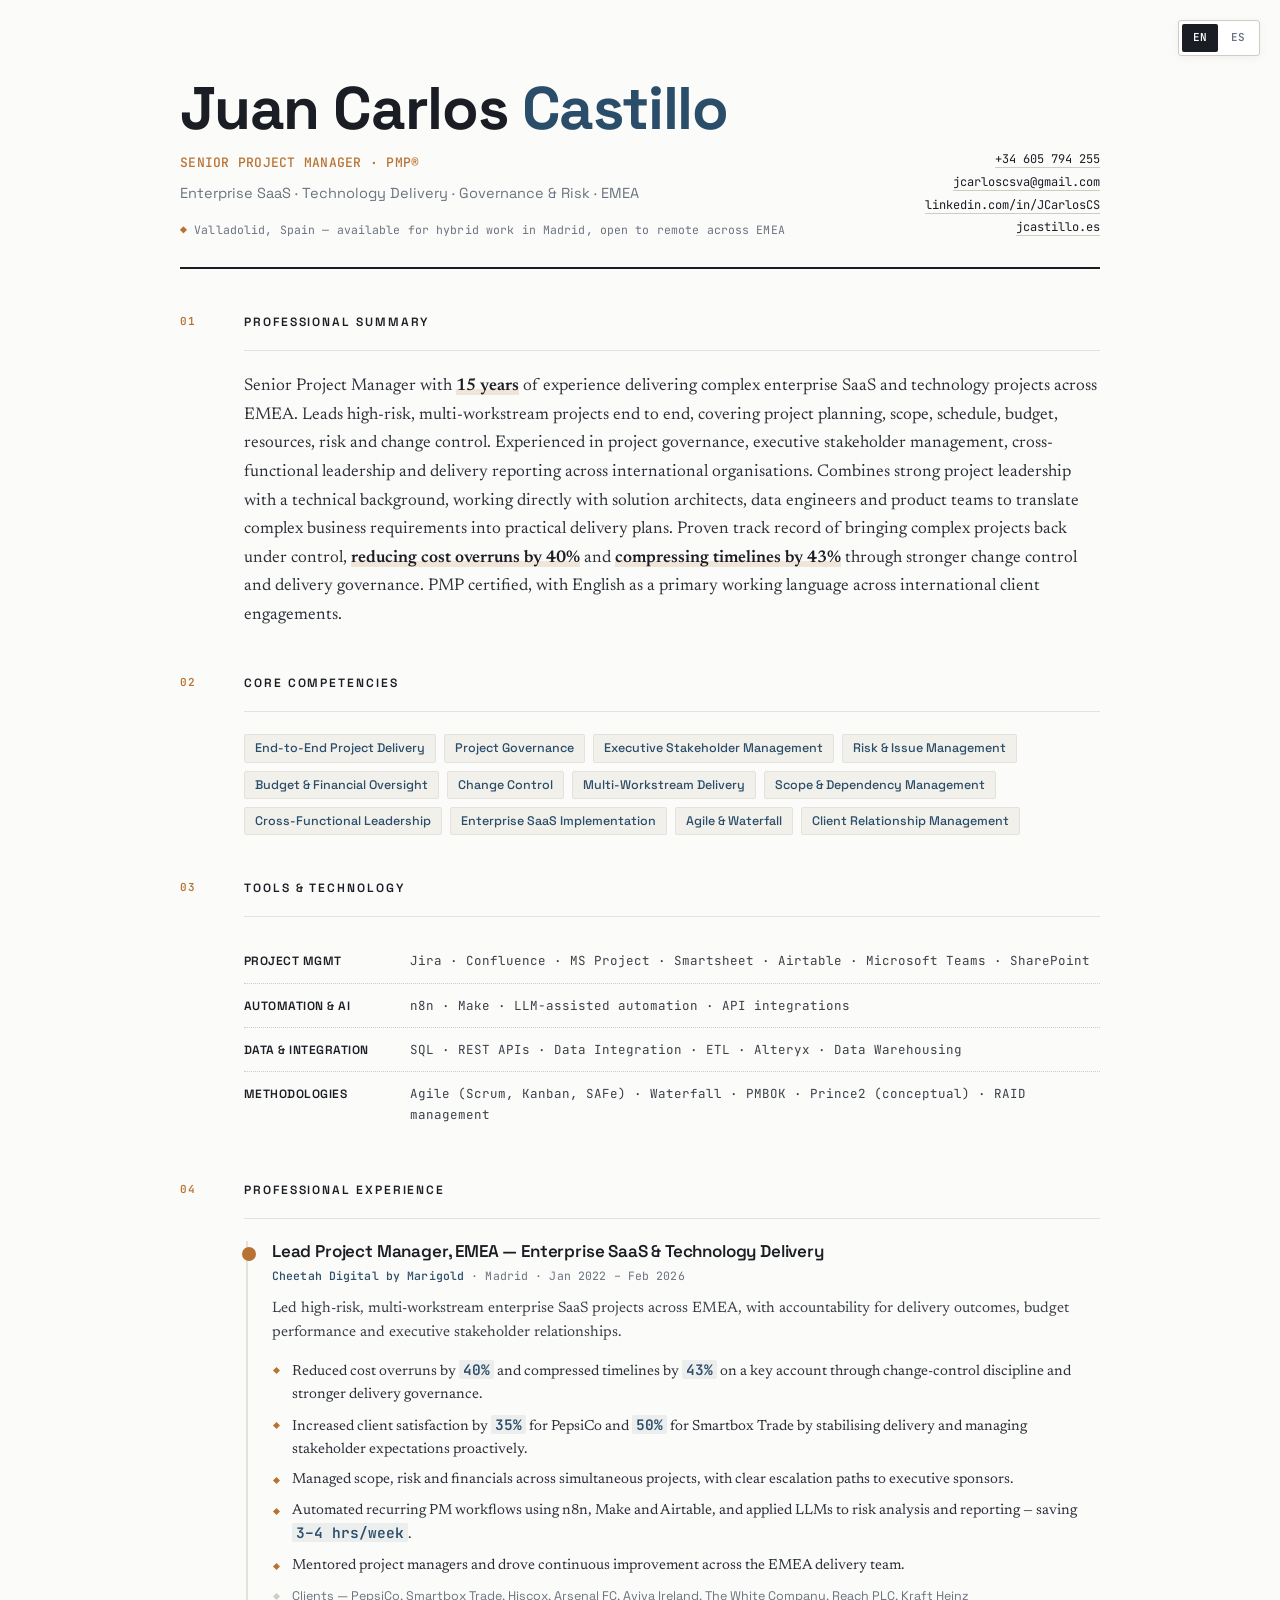
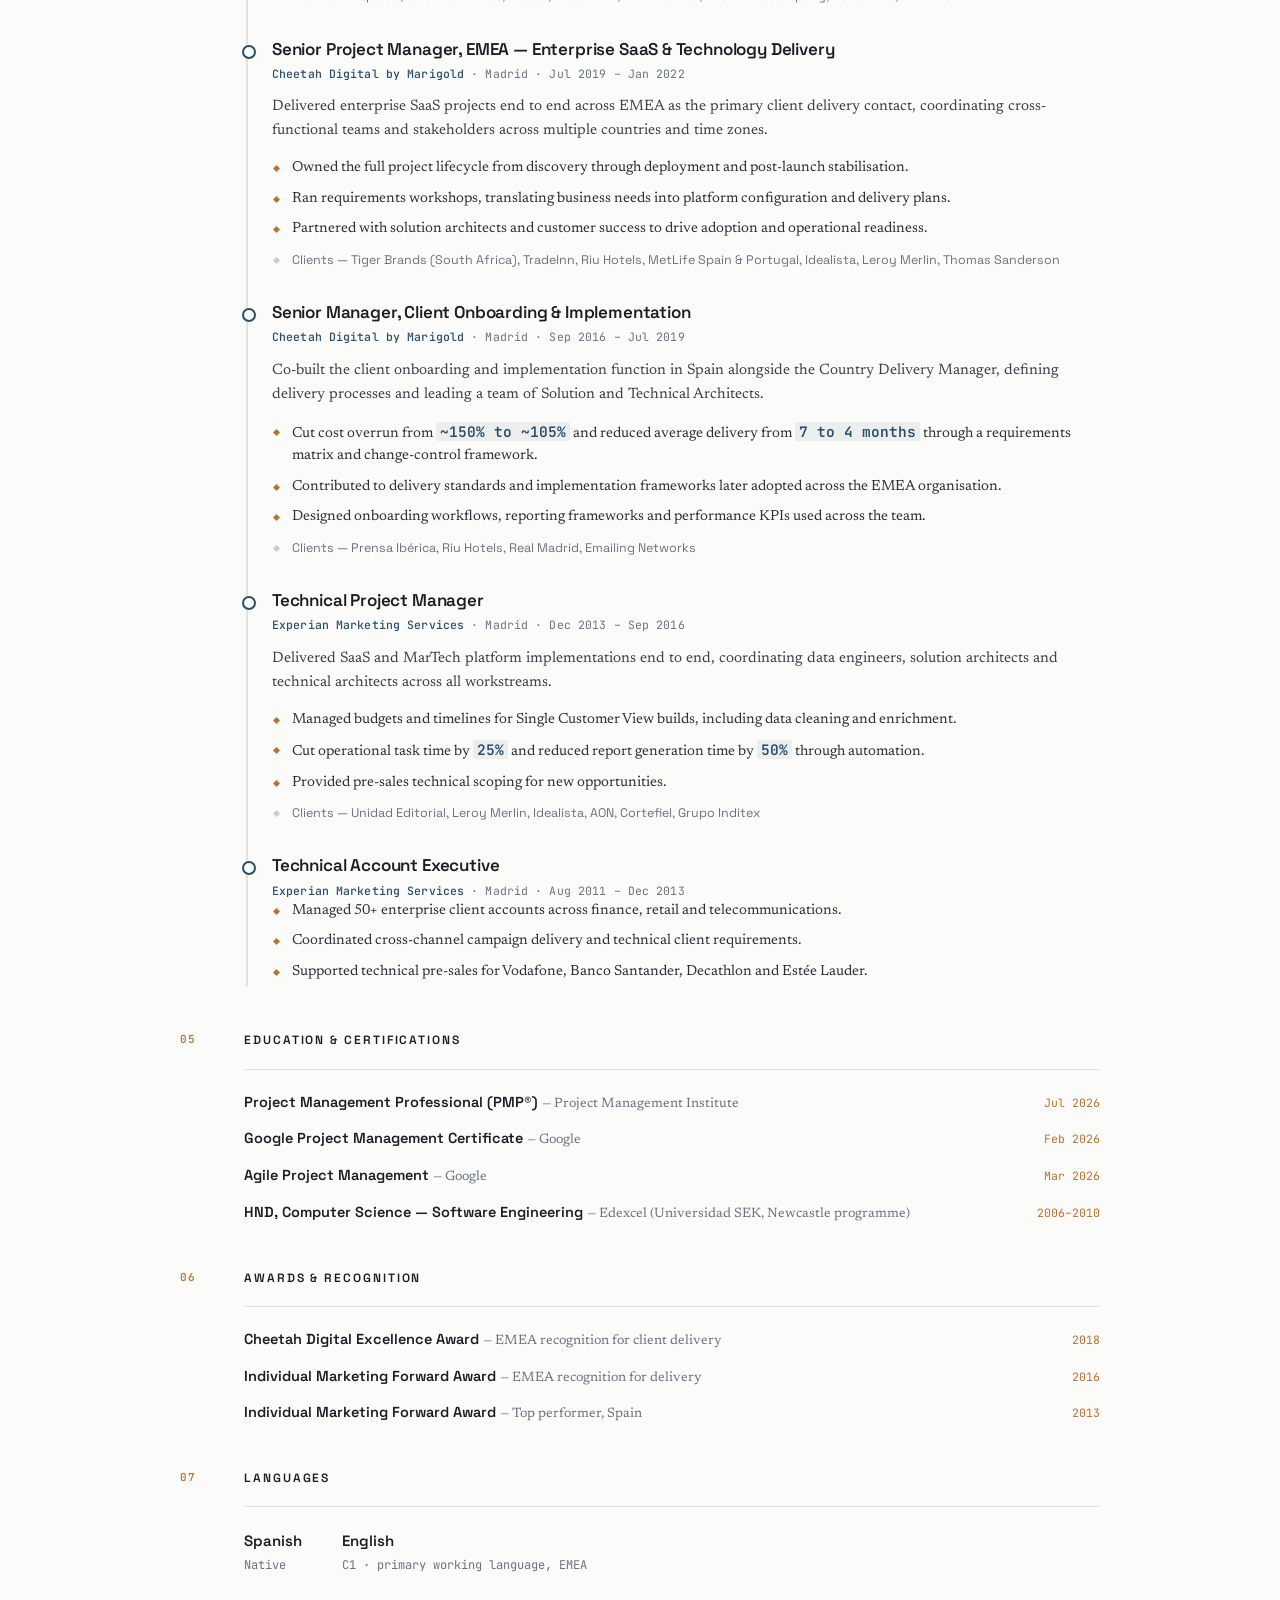
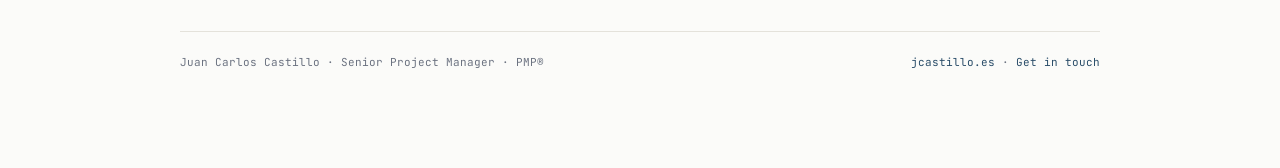
<file: cv_html/CV_JuanCarlosCastillo_SeniorProjectManager_EN.html>
<!DOCTYPE html>
<html lang="en">
<head>
<meta charset="UTF-8">
<meta name="viewport" content="width=device-width, initial-scale=1.0">
<title>Juan Carlos Castillo — Senior Project Manager</title>
<meta name="description" content="Senior Project Manager, PMP — 15 years delivering enterprise SaaS and technology projects across EMEA.">
<link rel="preconnect" href="https://fonts.googleapis.com">
<link rel="preconnect" href="https://fonts.gstatic.com" crossorigin>
<link href="https://fonts.googleapis.com/css2?family=Space+Grotesk:wght@400;500;600;700&family=Newsreader:opsz,wght@6..72,400;6..72,500;6..72,600&family=JetBrains+Mono:wght@400;500;600&display=swap" rel="stylesheet">
<style>
  :root{
    --paper:#FBFBF9;
    --ink:#1A1D24;
    --slate:#2A4D69;
    --copper:#B87333;
    --muted:#6B7280;
    --line:#E4E2DB;
    --line-strong:#CFCcC4;
    --card:#FFFFFF;
    --sans:'Space Grotesk',system-ui,sans-serif;
    --serif:'Newsreader',Georgia,serif;
    --mono:'JetBrains Mono',ui-monospace,monospace;
    --maxw:920px;
  }
  *{box-sizing:border-box;margin:0;padding:0}
  html{scroll-behavior:smooth}
  body{
    background:var(--paper);
    color:var(--ink);
    font-family:var(--serif);
    font-size:16px;
    line-height:1.6;
    -webkit-font-smoothing:antialiased;
    padding:0 20px;
  }
  .wrap{max-width:var(--maxw);margin:0 auto;padding:80px 0 96px}

  /* ---------- header ---------- */
  .hd{
    display:grid;
    grid-template-columns:1fr auto;
    gap:32px;
    align-items:end;
    padding-bottom:28px;
    border-bottom:2px solid var(--ink);
  }
  .hd-name{
    font-family:var(--sans);
    font-weight:700;
    font-size:clamp(38px,6vw,60px);
    line-height:0.98;
    letter-spacing:-0.02em;
  }
  .hd-name .last{color:var(--slate)}
  .hd-role{
    font-family:var(--mono);
    font-size:13px;
    font-weight:500;
    letter-spacing:0.02em;
    color:var(--copper);
    margin-top:14px;
    text-transform:uppercase;
  }
  .hd-tag{
    font-family:var(--sans);
    font-size:14.5px;
    color:var(--muted);
    margin-top:8px;
    font-weight:400;
  }
  .hd-right{
    text-align:right;
    font-family:var(--mono);
    font-size:12px;
    line-height:1.9;
    color:var(--ink);
    white-space:nowrap;
  }
  .hd-right a{color:var(--ink);text-decoration:none;border-bottom:1px solid var(--line-strong)}
  .hd-right a:hover{color:var(--copper);border-color:var(--copper)}
  .hd-loc{
    font-family:var(--mono);
    font-size:11.5px;
    color:var(--muted);
    margin-top:16px;
    letter-spacing:0.01em;
  }
  .hd-loc .pin{color:var(--copper)}

  /* ---------- section frame ---------- */
  .sec{
    display:grid;
    grid-template-columns:64px 1fr;
    gap:0;
    padding-top:44px;
  }
  .sec-rail{
    position:relative;
  }
  .sec-num{
    font-family:var(--mono);
    font-size:11px;
    font-weight:600;
    color:var(--copper);
    letter-spacing:0.05em;
  }
  .sec-title{
    font-family:var(--sans);
    font-weight:600;
    font-size:12px;
    letter-spacing:0.16em;
    text-transform:uppercase;
    color:var(--ink);
    padding-bottom:18px;
    border-bottom:1px solid var(--line);
    margin-bottom:22px;
  }
  .sec-body{min-width:0}

  /* ---------- summary ---------- */
  .summary{
    font-size:17px;
    line-height:1.68;
    color:#2b2f38;
  }
  .summary strong{
    font-weight:600;
    color:var(--ink);
    background:linear-gradient(transparent 62%, rgba(184,115,51,0.16) 62%);
  }

  /* ---------- competencies ---------- */
  .tags{display:flex;flex-wrap:wrap;gap:8px}
  .tag{
    font-family:var(--sans);
    font-size:12.5px;
    font-weight:500;
    color:var(--slate);
    background:#F1F0EB;
    border:1px solid var(--line);
    border-radius:2px;
    padding:5px 10px;
    line-height:1.3;
  }

  /* ---------- tools ---------- */
  .tool-row{
    display:grid;
    grid-template-columns:150px 1fr;
    gap:16px;
    padding:11px 0;
    border-bottom:1px dotted var(--line-strong);
  }
  .tool-row:last-child{border-bottom:none}
  .tool-k{
    font-family:var(--sans);
    font-size:12px;
    font-weight:600;
    letter-spacing:0.04em;
    text-transform:uppercase;
    color:var(--ink);
    padding-top:2px;
  }
  .tool-v{font-family:var(--mono);font-size:12.5px;color:#3a3f48;line-height:1.7}

  /* ---------- experience ---------- */
  .job{
    position:relative;
    padding:0 0 32px 24px;
    border-left:2px solid var(--line);
    margin-left:2px;
  }
  .job:last-child{padding-bottom:4px}
  .job::before{
    content:'';
    position:absolute;
    left:-6px;top:6px;
    width:10px;height:10px;
    border-radius:50%;
    background:var(--paper);
    border:2px solid var(--slate);
  }
  .job.lead::before{background:var(--copper);border-color:var(--copper)}
  .job-role{
    font-family:var(--sans);
    font-weight:600;
    font-size:17px;
    letter-spacing:-0.01em;
    line-height:1.25;
  }
  .job-meta{
    font-family:var(--mono);
    font-size:11.5px;
    color:var(--muted);
    margin-top:5px;
    letter-spacing:0.01em;
  }
  .job-meta .co{color:var(--slate);font-weight:500}
  .job-ctx{
    font-size:15px;
    color:#3a3f48;
    margin:12px 0 14px;
    line-height:1.6;
  }
  ul.bul{list-style:none;display:flex;flex-direction:column;gap:8px}
  ul.bul li{
    position:relative;
    padding-left:20px;
    font-size:14.5px;
    line-height:1.55;
    color:#2b2f38;
  }
  ul.bul li::before{
    content:'';
    position:absolute;
    left:2px;top:9px;
    width:5px;height:5px;
    background:var(--copper);
    transform:rotate(45deg);
  }
  ul.bul li.clients{color:var(--muted);font-family:var(--sans);font-size:12.5px;padding-top:2px}
  ul.bul li.clients::before{background:var(--line-strong)}
  .metric{
    font-family:var(--mono);
    font-weight:600;
    color:var(--slate);
    background:rgba(42,77,105,0.07);
    padding:0 4px;
    border-radius:2px;
    white-space:nowrap;
  }

  /* ---------- education / awards ---------- */
  .stack{display:flex;flex-direction:column;gap:14px}
  .item{display:grid;grid-template-columns:1fr auto;gap:16px;align-items:baseline}
  .item-main{font-size:15px;line-height:1.45}
  .item-main .t{font-family:var(--sans);font-weight:600;font-size:14.5px}
  .item-main .s{color:var(--muted);font-size:13.5px}
  .item-date{
    font-family:var(--mono);
    font-size:11.5px;
    color:var(--copper);
    white-space:nowrap;
  }

  /* ---------- languages ---------- */
  .langs{display:flex;gap:40px;flex-wrap:wrap}
  .lang .l-name{font-family:var(--sans);font-weight:600;font-size:15px}
  .lang .l-lvl{font-family:var(--mono);font-size:12px;color:var(--muted);margin-top:3px}

  /* ---------- footer ---------- */
  .foot{
    margin-top:56px;
    padding-top:22px;
    border-top:1px solid var(--line);
    display:flex;
    justify-content:space-between;
    align-items:center;
    flex-wrap:wrap;
    gap:12px;
    font-family:var(--mono);
    font-size:11px;
    color:var(--muted);
  }
  .foot a{color:var(--slate);text-decoration:none}
  .foot a:hover{color:var(--copper)}

  /* ---------- lang switch ---------- */
  .switch{
    position:fixed;top:20px;right:20px;z-index:10;
    display:flex;gap:2px;
    background:var(--card);
    border:1px solid var(--line-strong);
    border-radius:3px;
    padding:3px;
    box-shadow:0 2px 10px rgba(0,0,0,0.05);
    font-family:var(--mono);font-size:11px;font-weight:600;
  }
  .switch a{
    padding:5px 11px;border-radius:2px;text-decoration:none;color:var(--muted);
  }
  .switch a.on{background:var(--ink);color:var(--paper)}

  /* ---------- reveal (degrades to visible if JS/observer absent) ---------- */
  .sec.pre{opacity:0;transform:translateY(14px)}
  .sec{transition:opacity .6s ease,transform .6s ease}
  .sec.vis{opacity:1;transform:none}
  @media(prefers-reduced-motion:reduce){.sec.pre{opacity:1;transform:none}.sec{transition:none}}

  /* ---------- responsive ---------- */
  @media(max-width:680px){
    body{padding:0 16px}
    .wrap{padding:40px 0 64px}
    .hd{grid-template-columns:1fr;align-items:start;gap:18px}
    .hd-right{text-align:left;white-space:normal}
    .hd-loc{white-space:normal}
    .sec{grid-template-columns:1fr;gap:0}
    .sec-rail{display:flex;gap:10px;align-items:baseline;margin-bottom:6px}
    .sec-title{border:none;padding-bottom:0;margin-bottom:16px}
    .sec-num::after{content:' /';color:var(--line-strong)}
    .tool-row{grid-template-columns:1fr;gap:3px}
    .item{grid-template-columns:1fr}
    .item-date{margin-top:2px}
  }
</style>
</head>
<body>

<nav class="switch" aria-label="Language">
  <a href="CV_JuanCarlosCastillo_SeniorProjectManager_EN.html" class="on">EN</a>
  <a href="CV_JuanCarlosCastillo_SeniorProjectManager_ES.html">ES</a>
</nav>

<div class="wrap">

  <header class="hd">
    <div>
      <h1 class="hd-name">Juan Carlos <span class="last">Castillo</span></h1>
      <div class="hd-role">Senior Project Manager · PMP®</div>
      <div class="hd-tag">Enterprise SaaS · Technology Delivery · Governance &amp; Risk · EMEA</div>
      <div class="hd-loc"><span class="pin">◆</span> Valladolid, Spain — available for hybrid work in Madrid, open to remote across EMEA</div>
    </div>
    <div class="hd-right">
      <a href="tel:+34605794255">+34 605 794 255</a><br>
      <a href="mailto:jcarloscsva@gmail.com">jcarloscsva@gmail.com</a><br>
      <a href="https://linkedin.com/in/JCarlosCS" target="_blank" rel="noopener">linkedin.com/in/JCarlosCS</a><br>
      <a href="https://jcastillo.es" target="_blank" rel="noopener">jcastillo.es</a>
    </div>
  </header>

  <!-- SUMMARY -->
  <section class="sec">
    <div class="sec-rail"><div class="sec-num">01</div></div>
    <div class="sec-body">
      <div class="sec-title">Professional Summary</div>
      <p class="summary">Senior Project Manager with <strong>15 years</strong> of experience delivering complex enterprise SaaS and technology projects across EMEA. Leads high-risk, multi-workstream projects end to end, covering project planning, scope, schedule, budget, resources, risk and change control. Experienced in project governance, executive stakeholder management, cross-functional leadership and delivery reporting across international organisations. Combines strong project leadership with a technical background, working directly with solution architects, data engineers and product teams to translate complex business requirements into practical delivery plans. Proven track record of bringing complex projects back under control, <strong>reducing cost overruns by 40%</strong> and <strong>compressing timelines by 43%</strong> through stronger change control and delivery governance. PMP certified, with English as a primary working language across international client engagements.</p>
    </div>
  </section>

  <!-- COMPETENCIES -->
  <section class="sec">
    <div class="sec-rail"><div class="sec-num">02</div></div>
    <div class="sec-body">
      <div class="sec-title">Core Competencies</div>
      <div class="tags">
        <span class="tag">End-to-End Project Delivery</span>
        <span class="tag">Project Governance</span>
        <span class="tag">Executive Stakeholder Management</span>
        <span class="tag">Risk &amp; Issue Management</span>
        <span class="tag">Budget &amp; Financial Oversight</span>
        <span class="tag">Change Control</span>
        <span class="tag">Multi-Workstream Delivery</span>
        <span class="tag">Scope &amp; Dependency Management</span>
        <span class="tag">Cross-Functional Leadership</span>
        <span class="tag">Enterprise SaaS Implementation</span>
        <span class="tag">Agile &amp; Waterfall</span>
        <span class="tag">Client Relationship Management</span>
      </div>
    </div>
  </section>

  <!-- TOOLS -->
  <section class="sec">
    <div class="sec-rail"><div class="sec-num">03</div></div>
    <div class="sec-body">
      <div class="sec-title">Tools &amp; Technology</div>
      <div class="tool-row"><div class="tool-k">Project mgmt</div><div class="tool-v">Jira · Confluence · MS Project · Smartsheet · Airtable · Microsoft Teams · SharePoint</div></div>
      <div class="tool-row"><div class="tool-k">Automation &amp; AI</div><div class="tool-v">n8n · Make · LLM-assisted automation · API integrations</div></div>
      <div class="tool-row"><div class="tool-k">Data &amp; Integration</div><div class="tool-v">SQL · REST APIs · Data Integration · ETL · Alteryx · Data Warehousing</div></div>
      <div class="tool-row"><div class="tool-k">Methodologies</div><div class="tool-v">Agile (Scrum, Kanban, SAFe) · Waterfall · PMBOK · Prince2 (conceptual) · RAID management</div></div>
    </div>
  </section>

  <!-- EXPERIENCE -->
  <section class="sec">
    <div class="sec-rail"><div class="sec-num">04</div></div>
    <div class="sec-body">
      <div class="sec-title">Professional Experience</div>

      <div class="job lead">
        <div class="job-role">Lead Project Manager, EMEA — Enterprise SaaS &amp; Technology Delivery</div>
        <div class="job-meta"><span class="co">Cheetah Digital by Marigold</span> · Madrid · Jan 2022 – Feb 2026</div>
        <p class="job-ctx">Led high-risk, multi-workstream enterprise SaaS projects across EMEA, with accountability for delivery outcomes, budget performance and executive stakeholder relationships.</p>
        <ul class="bul">
          <li>Reduced cost overruns by <span class="metric">40%</span> and compressed timelines by <span class="metric">43%</span> on a key account through change-control discipline and stronger delivery governance.</li>
          <li>Increased client satisfaction by <span class="metric">35%</span> for PepsiCo and <span class="metric">50%</span> for Smartbox Trade by stabilising delivery and managing stakeholder expectations proactively.</li>
          <li>Managed scope, risk and financials across simultaneous projects, with clear escalation paths to executive sponsors.</li>
          <li>Automated recurring PM workflows using n8n, Make and Airtable, and applied LLMs to risk analysis and reporting — saving <span class="metric">3–4 hrs/week</span>.</li>
          <li>Mentored project managers and drove continuous improvement across the EMEA delivery team.</li>
          <li class="clients">Clients — PepsiCo, Smartbox Trade, Hiscox, Arsenal FC, Aviva Ireland, The White Company, Reach PLC, Kraft Heinz</li>
        </ul>
      </div>

      <div class="job">
        <div class="job-role">Senior Project Manager, EMEA — Enterprise SaaS &amp; Technology Delivery</div>
        <div class="job-meta"><span class="co">Cheetah Digital by Marigold</span> · Madrid · Jul 2019 – Jan 2022</div>
        <p class="job-ctx">Delivered enterprise SaaS projects end to end across EMEA as the primary client delivery contact, coordinating cross-functional teams and stakeholders across multiple countries and time zones.</p>
        <ul class="bul">
          <li>Owned the full project lifecycle from discovery through deployment and post-launch stabilisation.</li>
          <li>Ran requirements workshops, translating business needs into platform configuration and delivery plans.</li>
          <li>Partnered with solution architects and customer success to drive adoption and operational readiness.</li>
          <li class="clients">Clients — Tiger Brands (South Africa), TradeInn, Riu Hotels, MetLife Spain &amp; Portugal, Idealista, Leroy Merlin, Thomas Sanderson</li>
        </ul>
      </div>

      <div class="job">
        <div class="job-role">Senior Manager, Client Onboarding &amp; Implementation</div>
        <div class="job-meta"><span class="co">Cheetah Digital by Marigold</span> · Madrid · Sep 2016 – Jul 2019</div>
        <p class="job-ctx">Co-built the client onboarding and implementation function in Spain alongside the Country Delivery Manager, defining delivery processes and leading a team of Solution and Technical Architects.</p>
        <ul class="bul">
          <li>Cut cost overrun from <span class="metric">~150% to ~105%</span> and reduced average delivery from <span class="metric">7 to 4 months</span> through a requirements matrix and change-control framework.</li>
          <li>Contributed to delivery standards and implementation frameworks later adopted across the EMEA organisation.</li>
          <li>Designed onboarding workflows, reporting frameworks and performance KPIs used across the team.</li>
          <li class="clients">Clients — Prensa Ibérica, Riu Hotels, Real Madrid, Emailing Networks</li>
        </ul>
      </div>

      <div class="job">
        <div class="job-role">Technical Project Manager</div>
        <div class="job-meta"><span class="co">Experian Marketing Services</span> · Madrid · Dec 2013 – Sep 2016</div>
        <p class="job-ctx">Delivered SaaS and MarTech platform implementations end to end, coordinating data engineers, solution architects and technical architects across all workstreams.</p>
        <ul class="bul">
          <li>Managed budgets and timelines for Single Customer View builds, including data cleaning and enrichment.</li>
          <li>Cut operational task time by <span class="metric">25%</span> and reduced report generation time by <span class="metric">50%</span> through automation.</li>
          <li>Provided pre-sales technical scoping for new opportunities.</li>
          <li class="clients">Clients — Unidad Editorial, Leroy Merlin, Idealista, AON, Cortefiel, Grupo Inditex</li>
        </ul>
      </div>

      <div class="job">
        <div class="job-role">Technical Account Executive</div>
        <div class="job-meta"><span class="co">Experian Marketing Services</span> · Madrid · Aug 2011 – Dec 2013</div>
        <ul class="bul">
          <li>Managed 50+ enterprise client accounts across finance, retail and telecommunications.</li>
          <li>Coordinated cross-channel campaign delivery and technical client requirements.</li>
          <li>Supported technical pre-sales for Vodafone, Banco Santander, Decathlon and Estée Lauder.</li>
        </ul>
      </div>

    </div>
  </section>

  <!-- EDUCATION -->
  <section class="sec">
    <div class="sec-rail"><div class="sec-num">05</div></div>
    <div class="sec-body">
      <div class="sec-title">Education &amp; Certifications</div>
      <div class="stack">
        <div class="item"><div class="item-main"><span class="t">Project Management Professional (PMP®)</span> <span class="s">— Project Management Institute</span></div><div class="item-date">Jul 2026</div></div>
        <div class="item"><div class="item-main"><span class="t">Google Project Management Certificate</span> <span class="s">— Google</span></div><div class="item-date">Feb 2026</div></div>
        <div class="item"><div class="item-main"><span class="t">Agile Project Management</span> <span class="s">— Google</span></div><div class="item-date">Mar 2026</div></div>
        <div class="item"><div class="item-main"><span class="t">HND, Computer Science — Software Engineering</span> <span class="s">— Edexcel (Universidad SEK, Newcastle programme)</span></div><div class="item-date">2006–2010</div></div>
      </div>
    </div>
  </section>

  <!-- AWARDS -->
  <section class="sec">
    <div class="sec-rail"><div class="sec-num">06</div></div>
    <div class="sec-body">
      <div class="sec-title">Awards &amp; Recognition</div>
      <div class="stack">
        <div class="item"><div class="item-main"><span class="t">Cheetah Digital Excellence Award</span> <span class="s">— EMEA recognition for client delivery</span></div><div class="item-date">2018</div></div>
        <div class="item"><div class="item-main"><span class="t">Individual Marketing Forward Award</span> <span class="s">— EMEA recognition for delivery</span></div><div class="item-date">2016</div></div>
        <div class="item"><div class="item-main"><span class="t">Individual Marketing Forward Award</span> <span class="s">— Top performer, Spain</span></div><div class="item-date">2013</div></div>
      </div>
    </div>
  </section>

  <!-- LANGUAGES -->
  <section class="sec">
    <div class="sec-rail"><div class="sec-num">07</div></div>
    <div class="sec-body">
      <div class="sec-title">Languages</div>
      <div class="langs">
        <div class="lang"><div class="l-name">Spanish</div><div class="l-lvl">Native</div></div>
        <div class="lang"><div class="l-name">English</div><div class="l-lvl">C1 · primary working language, EMEA</div></div>
      </div>
    </div>
  </section>

  <footer class="foot">
    <div>Juan Carlos Castillo · Senior Project Manager · PMP®</div>
    <div><a href="https://jcastillo.es">jcastillo.es</a> · <a href="mailto:jcarloscsva@gmail.com">Get in touch</a></div>
  </footer>

</div>

<script>
  (function(){
    var secs=document.querySelectorAll('.sec');
    if(!('IntersectionObserver' in window)){return;}
    secs.forEach(function(s){s.classList.add('pre');});
    var io=new IntersectionObserver(function(es){es.forEach(function(e){if(e.isIntersecting){e.target.classList.add('vis');io.unobserve(e.target);}});},{threshold:0.06,rootMargin:'0px 0px -30px 0px'});
    secs.forEach(function(s){io.observe(s);});
    // safety: reveal everything after 2.5s no matter what
    setTimeout(function(){secs.forEach(function(s){s.classList.add('vis');});},300);
  })();
</script>
</body>
</html>
</file>
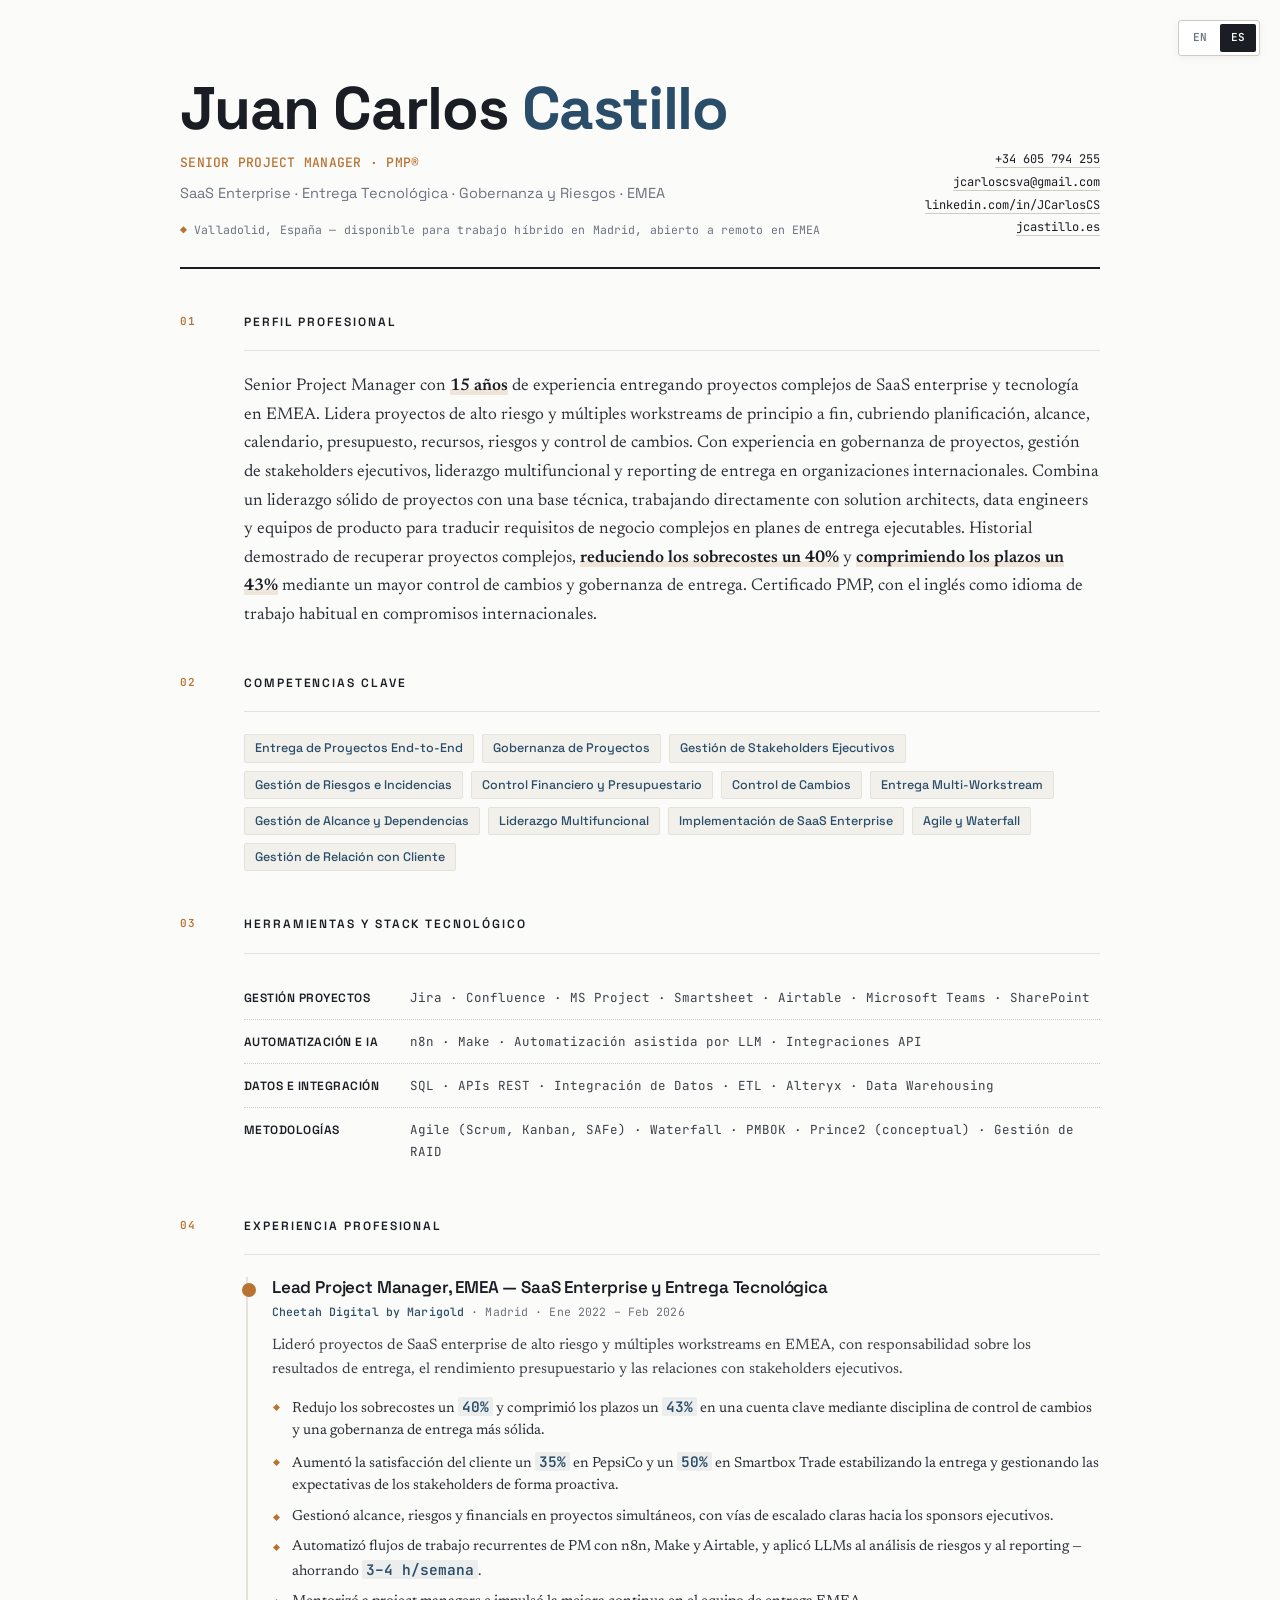
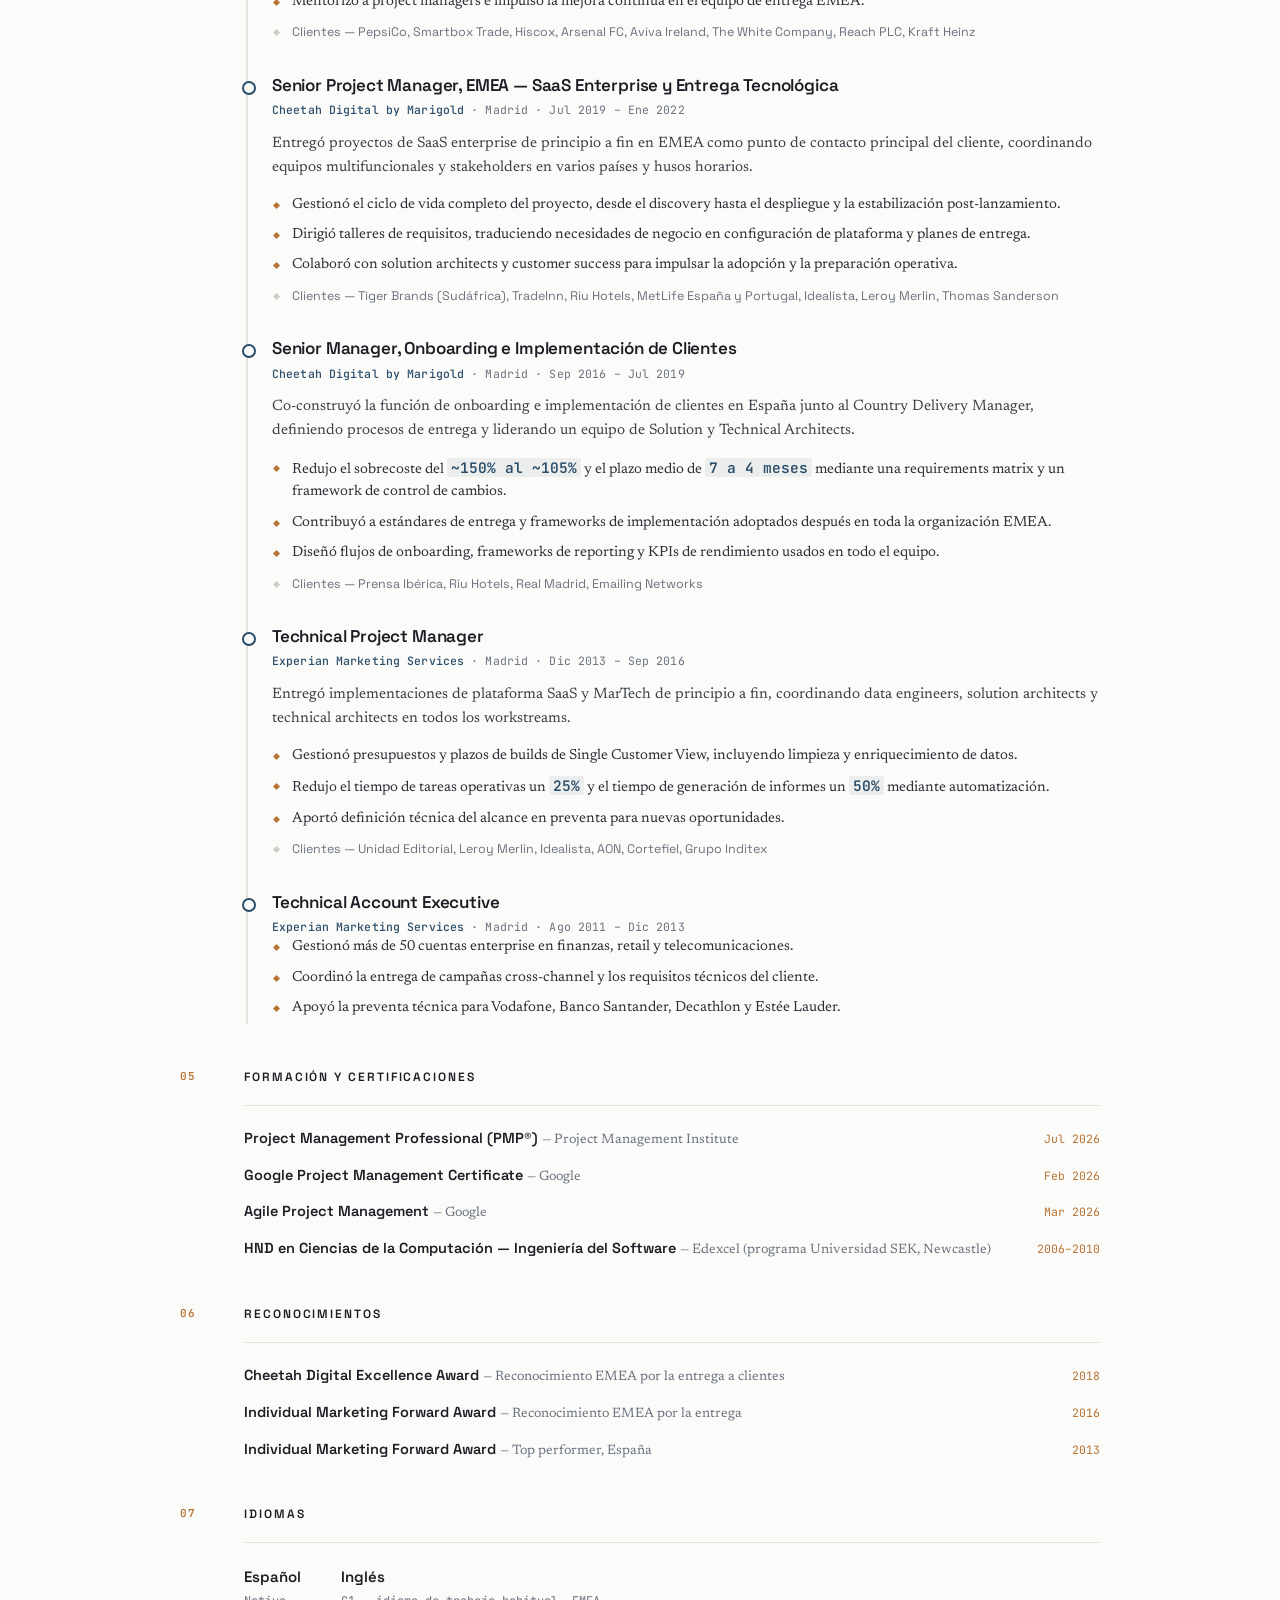
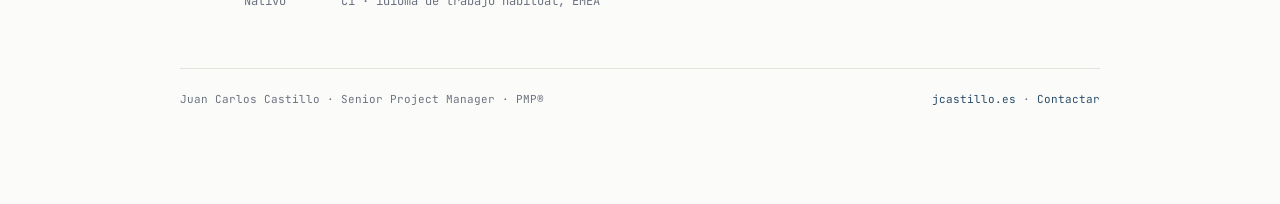
<file: cv_html/CV_JuanCarlosCastillo_SeniorProjectManager_ES.html>
<!DOCTYPE html>
<html lang="es">
<head>
<meta charset="UTF-8">
<meta name="viewport" content="width=device-width, initial-scale=1.0">
<title>Juan Carlos Castillo — Senior Project Manager (CV)</title>
<meta name="description" content="Senior Project Manager, PMP — 15 años entregando proyectos de SaaS enterprise y tecnología en EMEA.">
<link rel="preconnect" href="https://fonts.googleapis.com">
<link rel="preconnect" href="https://fonts.gstatic.com" crossorigin>
<link href="https://fonts.googleapis.com/css2?family=Space+Grotesk:wght@400;500;600;700&family=Newsreader:opsz,wght@6..72,400;6..72,500;6..72,600&family=JetBrains+Mono:wght@400;500;600&display=swap" rel="stylesheet">
<style>
  :root{
    --paper:#FBFBF9;
    --ink:#1A1D24;
    --slate:#2A4D69;
    --copper:#B87333;
    --muted:#6B7280;
    --line:#E4E2DB;
    --line-strong:#CFCcC4;
    --card:#FFFFFF;
    --sans:'Space Grotesk',system-ui,sans-serif;
    --serif:'Newsreader',Georgia,serif;
    --mono:'JetBrains Mono',ui-monospace,monospace;
    --maxw:920px;
  }
  *{box-sizing:border-box;margin:0;padding:0}
  html{scroll-behavior:smooth}
  body{
    background:var(--paper);
    color:var(--ink);
    font-family:var(--serif);
    font-size:16px;
    line-height:1.6;
    -webkit-font-smoothing:antialiased;
    padding:0 20px;
  }
  .wrap{max-width:var(--maxw);margin:0 auto;padding:80px 0 96px}

  /* ---------- header ---------- */
  .hd{
    display:grid;
    grid-template-columns:1fr auto;
    gap:32px;
    align-items:end;
    padding-bottom:28px;
    border-bottom:2px solid var(--ink);
  }
  .hd-name{
    font-family:var(--sans);
    font-weight:700;
    font-size:clamp(38px,6vw,60px);
    line-height:0.98;
    letter-spacing:-0.02em;
  }
  .hd-name .last{color:var(--slate)}
  .hd-role{
    font-family:var(--mono);
    font-size:13px;
    font-weight:500;
    letter-spacing:0.02em;
    color:var(--copper);
    margin-top:14px;
    text-transform:uppercase;
  }
  .hd-tag{
    font-family:var(--sans);
    font-size:14.5px;
    color:var(--muted);
    margin-top:8px;
    font-weight:400;
  }
  .hd-right{
    text-align:right;
    font-family:var(--mono);
    font-size:12px;
    line-height:1.9;
    color:var(--ink);
    white-space:nowrap;
  }
  .hd-right a{color:var(--ink);text-decoration:none;border-bottom:1px solid var(--line-strong)}
  .hd-right a:hover{color:var(--copper);border-color:var(--copper)}
  .hd-loc{
    font-family:var(--mono);
    font-size:11.5px;
    color:var(--muted);
    margin-top:16px;
    letter-spacing:0.01em;
  }
  .hd-loc .pin{color:var(--copper)}

  /* ---------- section frame ---------- */
  .sec{
    display:grid;
    grid-template-columns:64px 1fr;
    gap:0;
    padding-top:44px;
  }
  .sec-rail{
    position:relative;
  }
  .sec-num{
    font-family:var(--mono);
    font-size:11px;
    font-weight:600;
    color:var(--copper);
    letter-spacing:0.05em;
  }
  .sec-title{
    font-family:var(--sans);
    font-weight:600;
    font-size:12px;
    letter-spacing:0.16em;
    text-transform:uppercase;
    color:var(--ink);
    padding-bottom:18px;
    border-bottom:1px solid var(--line);
    margin-bottom:22px;
  }
  .sec-body{min-width:0}

  /* ---------- summary ---------- */
  .summary{
    font-size:17px;
    line-height:1.68;
    color:#2b2f38;
  }
  .summary strong{
    font-weight:600;
    color:var(--ink);
    background:linear-gradient(transparent 62%, rgba(184,115,51,0.16) 62%);
  }

  /* ---------- competencies ---------- */
  .tags{display:flex;flex-wrap:wrap;gap:8px}
  .tag{
    font-family:var(--sans);
    font-size:12.5px;
    font-weight:500;
    color:var(--slate);
    background:#F1F0EB;
    border:1px solid var(--line);
    border-radius:2px;
    padding:5px 10px;
    line-height:1.3;
  }

  /* ---------- tools ---------- */
  .tool-row{
    display:grid;
    grid-template-columns:150px 1fr;
    gap:16px;
    padding:11px 0;
    border-bottom:1px dotted var(--line-strong);
  }
  .tool-row:last-child{border-bottom:none}
  .tool-k{
    font-family:var(--sans);
    font-size:12px;
    font-weight:600;
    letter-spacing:0.04em;
    text-transform:uppercase;
    color:var(--ink);
    padding-top:2px;
  }
  .tool-v{font-family:var(--mono);font-size:12.5px;color:#3a3f48;line-height:1.7}

  /* ---------- experience ---------- */
  .job{
    position:relative;
    padding:0 0 32px 24px;
    border-left:2px solid var(--line);
    margin-left:2px;
  }
  .job:last-child{padding-bottom:4px}
  .job::before{
    content:'';
    position:absolute;
    left:-6px;top:6px;
    width:10px;height:10px;
    border-radius:50%;
    background:var(--paper);
    border:2px solid var(--slate);
  }
  .job.lead::before{background:var(--copper);border-color:var(--copper)}
  .job-role{
    font-family:var(--sans);
    font-weight:600;
    font-size:17px;
    letter-spacing:-0.01em;
    line-height:1.25;
  }
  .job-meta{
    font-family:var(--mono);
    font-size:11.5px;
    color:var(--muted);
    margin-top:5px;
    letter-spacing:0.01em;
  }
  .job-meta .co{color:var(--slate);font-weight:500}
  .job-ctx{
    font-size:15px;
    color:#3a3f48;
    margin:12px 0 14px;
    line-height:1.6;
  }
  ul.bul{list-style:none;display:flex;flex-direction:column;gap:8px}
  ul.bul li{
    position:relative;
    padding-left:20px;
    font-size:14.5px;
    line-height:1.55;
    color:#2b2f38;
  }
  ul.bul li::before{
    content:'';
    position:absolute;
    left:2px;top:9px;
    width:5px;height:5px;
    background:var(--copper);
    transform:rotate(45deg);
  }
  ul.bul li.clients{color:var(--muted);font-family:var(--sans);font-size:12.5px;padding-top:2px}
  ul.bul li.clients::before{background:var(--line-strong)}
  .metric{
    font-family:var(--mono);
    font-weight:600;
    color:var(--slate);
    background:rgba(42,77,105,0.07);
    padding:0 4px;
    border-radius:2px;
    white-space:nowrap;
  }

  /* ---------- education / awards ---------- */
  .stack{display:flex;flex-direction:column;gap:14px}
  .item{display:grid;grid-template-columns:1fr auto;gap:16px;align-items:baseline}
  .item-main{font-size:15px;line-height:1.45}
  .item-main .t{font-family:var(--sans);font-weight:600;font-size:14.5px}
  .item-main .s{color:var(--muted);font-size:13.5px}
  .item-date{
    font-family:var(--mono);
    font-size:11.5px;
    color:var(--copper);
    white-space:nowrap;
  }

  /* ---------- languages ---------- */
  .langs{display:flex;gap:40px;flex-wrap:wrap}
  .lang .l-name{font-family:var(--sans);font-weight:600;font-size:15px}
  .lang .l-lvl{font-family:var(--mono);font-size:12px;color:var(--muted);margin-top:3px}

  /* ---------- footer ---------- */
  .foot{
    margin-top:56px;
    padding-top:22px;
    border-top:1px solid var(--line);
    display:flex;
    justify-content:space-between;
    align-items:center;
    flex-wrap:wrap;
    gap:12px;
    font-family:var(--mono);
    font-size:11px;
    color:var(--muted);
  }
  .foot a{color:var(--slate);text-decoration:none}
  .foot a:hover{color:var(--copper)}

  /* ---------- lang switch ---------- */
  .switch{
    position:fixed;top:20px;right:20px;z-index:10;
    display:flex;gap:2px;
    background:var(--card);
    border:1px solid var(--line-strong);
    border-radius:3px;
    padding:3px;
    box-shadow:0 2px 10px rgba(0,0,0,0.05);
    font-family:var(--mono);font-size:11px;font-weight:600;
  }
  .switch a{
    padding:5px 11px;border-radius:2px;text-decoration:none;color:var(--muted);
  }
  .switch a.on{background:var(--ink);color:var(--paper)}

  /* ---------- reveal (degrades to visible if JS/observer absent) ---------- */
  .sec.pre{opacity:0;transform:translateY(14px)}
  .sec{transition:opacity .6s ease,transform .6s ease}
  .sec.vis{opacity:1;transform:none}
  @media(prefers-reduced-motion:reduce){.sec.pre{opacity:1;transform:none}.sec{transition:none}}

  /* ---------- responsive ---------- */
  @media(max-width:680px){
    body{padding:0 16px}
    .wrap{padding:40px 0 64px}
    .hd{grid-template-columns:1fr;align-items:start;gap:18px}
    .hd-right{text-align:left;white-space:normal}
    .hd-loc{white-space:normal}
    .sec{grid-template-columns:1fr;gap:0}
    .sec-rail{display:flex;gap:10px;align-items:baseline;margin-bottom:6px}
    .sec-title{border:none;padding-bottom:0;margin-bottom:16px}
    .sec-num::after{content:' /';color:var(--line-strong)}
    .tool-row{grid-template-columns:1fr;gap:3px}
    .item{grid-template-columns:1fr}
    .item-date{margin-top:2px}
  }
</style>
</head>
<body>

<nav class="switch" aria-label="Language">
  <a href="CV_JuanCarlosCastillo_SeniorProjectManager_EN.html">EN</a>
  <a href="CV_JuanCarlosCastillo_SeniorProjectManager_ES.html" class="on">ES</a>
</nav>

<div class="wrap">

  <header class="hd">
    <div>
      <h1 class="hd-name">Juan Carlos <span class="last">Castillo</span></h1>
      <div class="hd-role">Senior Project Manager · PMP®</div>
      <div class="hd-tag">SaaS Enterprise · Entrega Tecnológica · Gobernanza y Riesgos · EMEA</div>
      <div class="hd-loc"><span class="pin">◆</span> Valladolid, España — disponible para trabajo híbrido en Madrid, abierto a remoto en EMEA</div>
    </div>
    <div class="hd-right">
      <a href="tel:+34605794255">+34 605 794 255</a><br>
      <a href="mailto:jcarloscsva@gmail.com">jcarloscsva@gmail.com</a><br>
      <a href="https://linkedin.com/in/JCarlosCS" target="_blank" rel="noopener">linkedin.com/in/JCarlosCS</a><br>
      <a href="https://jcastillo.es" target="_blank" rel="noopener">jcastillo.es</a>
    </div>
  </header>

  <!-- SUMMARY -->
  <section class="sec">
    <div class="sec-rail"><div class="sec-num">01</div></div>
    <div class="sec-body">
      <div class="sec-title">Perfil Profesional</div>
      <p class="summary">Senior Project Manager con <strong>15 años</strong> de experiencia entregando proyectos complejos de SaaS enterprise y tecnología en EMEA. Lidera proyectos de alto riesgo y múltiples workstreams de principio a fin, cubriendo planificación, alcance, calendario, presupuesto, recursos, riesgos y control de cambios. Con experiencia en gobernanza de proyectos, gestión de stakeholders ejecutivos, liderazgo multifuncional y reporting de entrega en organizaciones internacionales. Combina un liderazgo sólido de proyectos con una base técnica, trabajando directamente con solution architects, data engineers y equipos de producto para traducir requisitos de negocio complejos en planes de entrega ejecutables. Historial demostrado de recuperar proyectos complejos, <strong>reduciendo los sobrecostes un 40%</strong> y <strong>comprimiendo los plazos un 43%</strong> mediante un mayor control de cambios y gobernanza de entrega. Certificado PMP, con el inglés como idioma de trabajo habitual en compromisos internacionales.</p>
    </div>
  </section>

  <!-- COMPETENCIES -->
  <section class="sec">
    <div class="sec-rail"><div class="sec-num">02</div></div>
    <div class="sec-body">
      <div class="sec-title">Competencias Clave</div>
      <div class="tags">
        <span class="tag">Entrega de Proyectos End-to-End</span>
        <span class="tag">Gobernanza de Proyectos</span>
        <span class="tag">Gestión de Stakeholders Ejecutivos</span>
        <span class="tag">Gestión de Riesgos e Incidencias</span>
        <span class="tag">Control Financiero y Presupuestario</span>
        <span class="tag">Control de Cambios</span>
        <span class="tag">Entrega Multi-Workstream</span>
        <span class="tag">Gestión de Alcance y Dependencias</span>
        <span class="tag">Liderazgo Multifuncional</span>
        <span class="tag">Implementación de SaaS Enterprise</span>
        <span class="tag">Agile y Waterfall</span>
        <span class="tag">Gestión de Relación con Cliente</span>
      </div>
    </div>
  </section>

  <!-- TOOLS -->
  <section class="sec">
    <div class="sec-rail"><div class="sec-num">03</div></div>
    <div class="sec-body">
      <div class="sec-title">Herramientas y Stack Tecnológico</div>
      <div class="tool-row"><div class="tool-k">Gestión proyectos</div><div class="tool-v">Jira · Confluence · MS Project · Smartsheet · Airtable · Microsoft Teams · SharePoint</div></div>
      <div class="tool-row"><div class="tool-k">Automatización e IA</div><div class="tool-v">n8n · Make · Automatización asistida por LLM · Integraciones API</div></div>
      <div class="tool-row"><div class="tool-k">Datos e Integración</div><div class="tool-v">SQL · APIs REST · Integración de Datos · ETL · Alteryx · Data Warehousing</div></div>
      <div class="tool-row"><div class="tool-k">Metodologías</div><div class="tool-v">Agile (Scrum, Kanban, SAFe) · Waterfall · PMBOK · Prince2 (conceptual) · Gestión de RAID</div></div>
    </div>
  </section>

  <!-- EXPERIENCE -->
  <section class="sec">
    <div class="sec-rail"><div class="sec-num">04</div></div>
    <div class="sec-body">
      <div class="sec-title">Experiencia Profesional</div>

      <div class="job lead">
        <div class="job-role">Lead Project Manager, EMEA — SaaS Enterprise y Entrega Tecnológica</div>
        <div class="job-meta"><span class="co">Cheetah Digital by Marigold</span> · Madrid · Ene 2022 – Feb 2026</div>
        <p class="job-ctx">Lideró proyectos de SaaS enterprise de alto riesgo y múltiples workstreams en EMEA, con responsabilidad sobre los resultados de entrega, el rendimiento presupuestario y las relaciones con stakeholders ejecutivos.</p>
        <ul class="bul">
          <li>Redujo los sobrecostes un <span class="metric">40%</span> y comprimió los plazos un <span class="metric">43%</span> en una cuenta clave mediante disciplina de control de cambios y una gobernanza de entrega más sólida.</li>
          <li>Aumentó la satisfacción del cliente un <span class="metric">35%</span> en PepsiCo y un <span class="metric">50%</span> en Smartbox Trade estabilizando la entrega y gestionando las expectativas de los stakeholders de forma proactiva.</li>
          <li>Gestionó alcance, riesgos y financials en proyectos simultáneos, con vías de escalado claras hacia los sponsors ejecutivos.</li>
          <li>Automatizó flujos de trabajo recurrentes de PM con n8n, Make y Airtable, y aplicó LLMs al análisis de riesgos y al reporting — ahorrando <span class="metric">3–4 h/semana</span>.</li>
          <li>Mentorizó a project managers e impulsó la mejora continua en el equipo de entrega EMEA.</li>
          <li class="clients">Clientes — PepsiCo, Smartbox Trade, Hiscox, Arsenal FC, Aviva Ireland, The White Company, Reach PLC, Kraft Heinz</li>
        </ul>
      </div>

      <div class="job">
        <div class="job-role">Senior Project Manager, EMEA — SaaS Enterprise y Entrega Tecnológica</div>
        <div class="job-meta"><span class="co">Cheetah Digital by Marigold</span> · Madrid · Jul 2019 – Ene 2022</div>
        <p class="job-ctx">Entregó proyectos de SaaS enterprise de principio a fin en EMEA como punto de contacto principal del cliente, coordinando equipos multifuncionales y stakeholders en varios países y husos horarios.</p>
        <ul class="bul">
          <li>Gestionó el ciclo de vida completo del proyecto, desde el discovery hasta el despliegue y la estabilización post-lanzamiento.</li>
          <li>Dirigió talleres de requisitos, traduciendo necesidades de negocio en configuración de plataforma y planes de entrega.</li>
          <li>Colaboró con solution architects y customer success para impulsar la adopción y la preparación operativa.</li>
          <li class="clients">Clientes — Tiger Brands (Sudáfrica), TradeInn, Riu Hotels, MetLife España y Portugal, Idealista, Leroy Merlin, Thomas Sanderson</li>
        </ul>
      </div>

      <div class="job">
        <div class="job-role">Senior Manager, Onboarding e Implementación de Clientes</div>
        <div class="job-meta"><span class="co">Cheetah Digital by Marigold</span> · Madrid · Sep 2016 – Jul 2019</div>
        <p class="job-ctx">Co-construyó la función de onboarding e implementación de clientes en España junto al Country Delivery Manager, definiendo procesos de entrega y liderando un equipo de Solution y Technical Architects.</p>
        <ul class="bul">
          <li>Redujo el sobrecoste del <span class="metric">~150% al ~105%</span> y el plazo medio de <span class="metric">7 a 4 meses</span> mediante una requirements matrix y un framework de control de cambios.</li>
          <li>Contribuyó a estándares de entrega y frameworks de implementación adoptados después en toda la organización EMEA.</li>
          <li>Diseñó flujos de onboarding, frameworks de reporting y KPIs de rendimiento usados en todo el equipo.</li>
          <li class="clients">Clientes — Prensa Ibérica, Riu Hotels, Real Madrid, Emailing Networks</li>
        </ul>
      </div>

      <div class="job">
        <div class="job-role">Technical Project Manager</div>
        <div class="job-meta"><span class="co">Experian Marketing Services</span> · Madrid · Dic 2013 – Sep 2016</div>
        <p class="job-ctx">Entregó implementaciones de plataforma SaaS y MarTech de principio a fin, coordinando data engineers, solution architects y technical architects en todos los workstreams.</p>
        <ul class="bul">
          <li>Gestionó presupuestos y plazos de builds de Single Customer View, incluyendo limpieza y enriquecimiento de datos.</li>
          <li>Redujo el tiempo de tareas operativas un <span class="metric">25%</span> y el tiempo de generación de informes un <span class="metric">50%</span> mediante automatización.</li>
          <li>Aportó definición técnica del alcance en preventa para nuevas oportunidades.</li>
          <li class="clients">Clientes — Unidad Editorial, Leroy Merlin, Idealista, AON, Cortefiel, Grupo Inditex</li>
        </ul>
      </div>

      <div class="job">
        <div class="job-role">Technical Account Executive</div>
        <div class="job-meta"><span class="co">Experian Marketing Services</span> · Madrid · Ago 2011 – Dic 2013</div>
        <ul class="bul">
          <li>Gestionó más de 50 cuentas enterprise en finanzas, retail y telecomunicaciones.</li>
          <li>Coordinó la entrega de campañas cross-channel y los requisitos técnicos del cliente.</li>
          <li>Apoyó la preventa técnica para Vodafone, Banco Santander, Decathlon y Estée Lauder.</li>
        </ul>
      </div>

    </div>
  </section>

  <!-- EDUCATION -->
  <section class="sec">
    <div class="sec-rail"><div class="sec-num">05</div></div>
    <div class="sec-body">
      <div class="sec-title">Formación y Certificaciones</div>
      <div class="stack">
        <div class="item"><div class="item-main"><span class="t">Project Management Professional (PMP®)</span> <span class="s">— Project Management Institute</span></div><div class="item-date">Jul 2026</div></div>
        <div class="item"><div class="item-main"><span class="t">Google Project Management Certificate</span> <span class="s">— Google</span></div><div class="item-date">Feb 2026</div></div>
        <div class="item"><div class="item-main"><span class="t">Agile Project Management</span> <span class="s">— Google</span></div><div class="item-date">Mar 2026</div></div>
        <div class="item"><div class="item-main"><span class="t">HND en Ciencias de la Computación — Ingeniería del Software</span> <span class="s">— Edexcel (programa Universidad SEK, Newcastle)</span></div><div class="item-date">2006–2010</div></div>
      </div>
    </div>
  </section>

  <!-- AWARDS -->
  <section class="sec">
    <div class="sec-rail"><div class="sec-num">06</div></div>
    <div class="sec-body">
      <div class="sec-title">Reconocimientos</div>
      <div class="stack">
        <div class="item"><div class="item-main"><span class="t">Cheetah Digital Excellence Award</span> <span class="s">— Reconocimiento EMEA por la entrega a clientes</span></div><div class="item-date">2018</div></div>
        <div class="item"><div class="item-main"><span class="t">Individual Marketing Forward Award</span> <span class="s">— Reconocimiento EMEA por la entrega</span></div><div class="item-date">2016</div></div>
        <div class="item"><div class="item-main"><span class="t">Individual Marketing Forward Award</span> <span class="s">— Top performer, España</span></div><div class="item-date">2013</div></div>
      </div>
    </div>
  </section>

  <!-- LANGUAGES -->
  <section class="sec">
    <div class="sec-rail"><div class="sec-num">07</div></div>
    <div class="sec-body">
      <div class="sec-title">Idiomas</div>
      <div class="langs">
        <div class="lang"><div class="l-name">Español</div><div class="l-lvl">Nativo</div></div>
        <div class="lang"><div class="l-name">Inglés</div><div class="l-lvl">C1 · idioma de trabajo habitual, EMEA</div></div>
      </div>
    </div>
  </section>

  <footer class="foot">
    <div>Juan Carlos Castillo · Senior Project Manager · PMP®</div>
    <div><a href="https://jcastillo.es">jcastillo.es</a> · <a href="mailto:jcarloscsva@gmail.com">Contactar</a></div>
  </footer>

</div>

<script>
  (function(){
    var secs=document.querySelectorAll('.sec');
    if(!('IntersectionObserver' in window)){return;}
    secs.forEach(function(s){s.classList.add('pre');});
    var io=new IntersectionObserver(function(es){es.forEach(function(e){if(e.isIntersecting){e.target.classList.add('vis');io.unobserve(e.target);}});},{threshold:0.06,rootMargin:'0px 0px -30px 0px'});
    secs.forEach(function(s){io.observe(s);});
    // safety: reveal everything after 2.5s no matter what
    setTimeout(function(){secs.forEach(function(s){s.classList.add('vis');});},300);
  })();
</script>
</body>
</html>
</file>
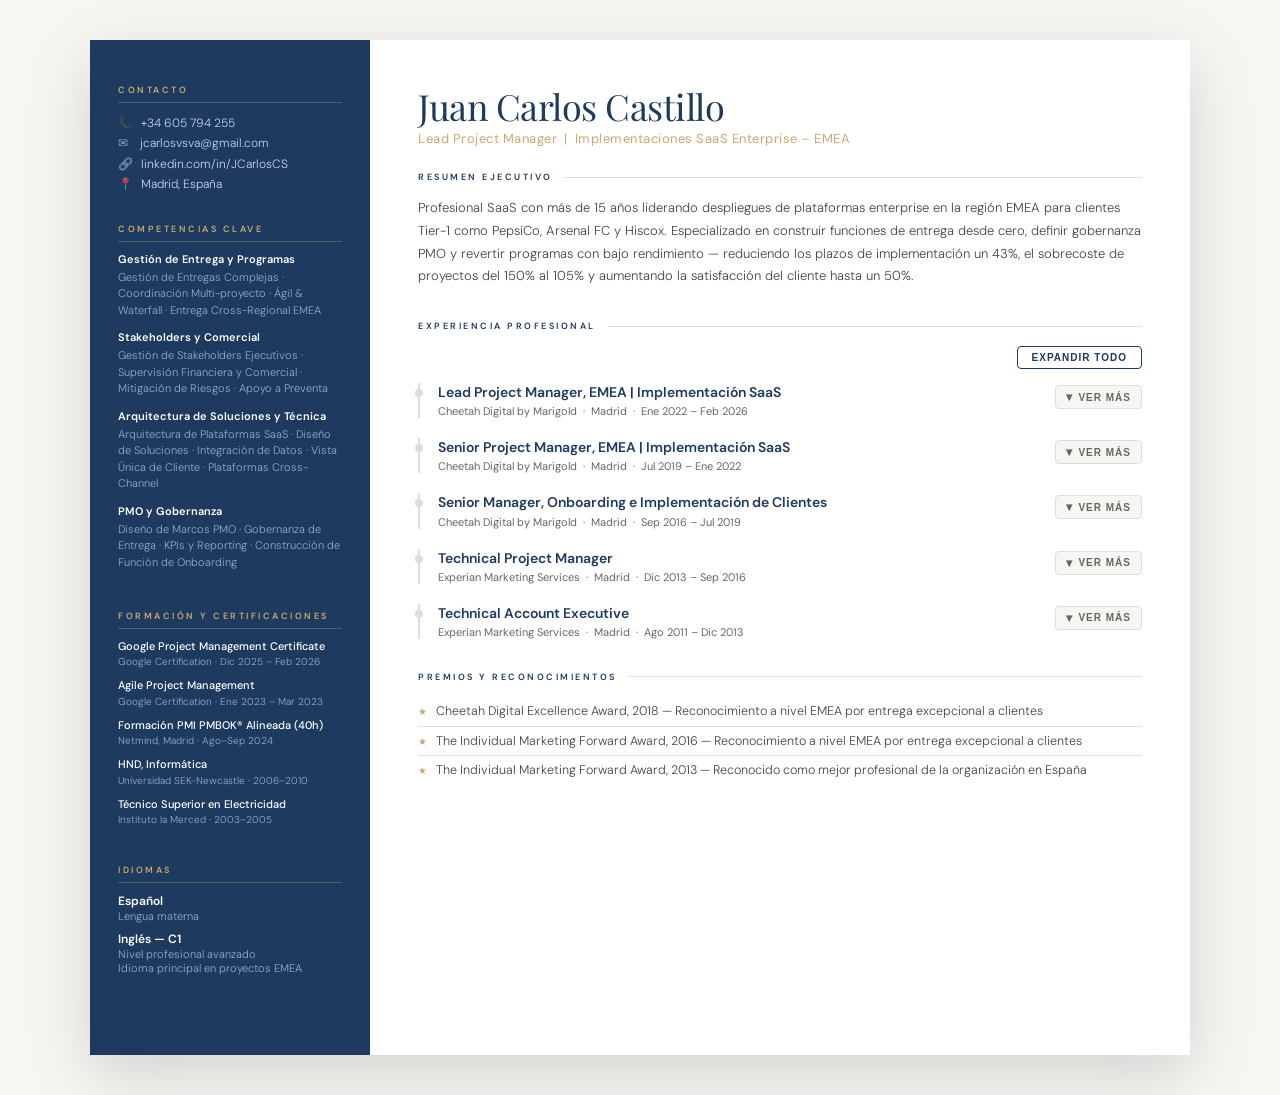
<file: cv_html/archived/cv_completo.html>
<!DOCTYPE html>
<html lang="es">
<head>
<meta charset="UTF-8">
<meta name="viewport" content="width=device-width, initial-scale=1.0">
<title>Juan Carlos Castillo — CV</title>
<link href="https://fonts.googleapis.com/css2?family=Playfair+Display:wght@600&family=DM+Sans:wght@300;400;500;600&display=swap" rel="stylesheet">
<style>
  :root {
    --navy: #1e3a5f;
    --navy-light: #2c4a6e;
    --accent: #c8a96e;
    --text: #1a1a1a;
    --muted: #666;
    --light: #f7f6f3;
    --border: #e0ddd8;
    --sidebar-w: 280px;
  }

  * { margin: 0; padding: 0; box-sizing: border-box; }

  body {
    font-family: 'DM Sans', sans-serif;
    font-weight: 300;
    color: var(--text);
    background: var(--light);
    min-height: 100vh;
  }

  .cv-wrapper {
    max-width: 1100px;
    margin: 40px auto;
    display: flex;
    box-shadow: 0 20px 60px rgba(0,0,0,0.15);
    background: white;
  }

  /* ── SIDEBAR ── */
  .sidebar {
    width: var(--sidebar-w);
    min-width: var(--sidebar-w);
    background: var(--navy);
    color: white;
    padding: 44px 28px;
    display: flex;
    flex-direction: column;
    gap: 0;
  }

  .sb-section { margin-bottom: 28px; }

  .sb-label {
    font-size: 9px;
    font-weight: 600;
    letter-spacing: 2.5px;
    text-transform: uppercase;
    color: var(--accent);
    margin-bottom: 10px;
    padding-bottom: 6px;
    border-bottom: 1px solid rgba(200,169,110,0.3);
  }

  .sb-line {
    font-size: 12px;
    color: #c5d4e8;
    line-height: 1.7;
    display: flex;
    align-items: flex-start;
    gap: 8px;
  }

  .sb-line .icon { opacity: 0.7; min-width: 14px; }

  .comp-group { margin-bottom: 12px; }
  .comp-title { font-size: 11px; font-weight: 600; color: white; margin-bottom: 3px; }
  .comp-body { font-size: 11px; color: #93adc8; line-height: 1.5; }

  .cert-item { margin-bottom: 10px; }
  .cert-name { font-size: 11px; font-weight: 500; color: white; line-height: 1.4; }
  .cert-detail { font-size: 10px; color: #93adc8; margin-top: 1px; }

  .lang-item { margin-bottom: 8px; }
  .lang-name { font-size: 12px; font-weight: 600; color: white; }
  .lang-level { font-size: 11px; color: #93adc8; }

  /* ── MAIN ── */
  .main {
    flex: 1;
    padding: 48px 48px 48px 48px;
    overflow: hidden;
  }

  .cv-name {
    font-family: 'Playfair Display', serif;
    font-size: 36px;
    color: var(--navy);
    letter-spacing: -0.5px;
    line-height: 1;
    margin-bottom: 6px;
  }

  .cv-title {
    font-size: 13px;
    font-weight: 400;
    color: var(--accent);
    letter-spacing: 0.5px;
    margin-bottom: 24px;
  }

  .section { margin-bottom: 32px; }

  .section-header {
    font-size: 9px;
    font-weight: 600;
    letter-spacing: 2.5px;
    text-transform: uppercase;
    color: var(--navy);
    margin-bottom: 14px;
    display: flex;
    align-items: center;
    gap: 12px;
  }

  .section-header::after {
    content: '';
    flex: 1;
    height: 1px;
    background: var(--border);
  }

  .summary {
    font-size: 13px;
    line-height: 1.75;
    color: #444;
    font-weight: 300;
  }

  /* ── JOB ENTRIES ── */
  .job {
    border-left: 2px solid var(--border);
    padding-left: 18px;
    margin-bottom: 20px;
    position: relative;
    transition: border-color 0.2s;
  }

  .job::before {
    content: '';
    position: absolute;
    left: -5px;
    top: 6px;
    width: 8px;
    height: 8px;
    border-radius: 50%;
    background: var(--border);
    transition: background 0.2s;
  }

  .job.open { border-left-color: var(--accent); }
  .job.open::before { background: var(--accent); }

  .job-header {
    cursor: pointer;
    user-select: none;
    display: flex;
    justify-content: space-between;
    align-items: flex-start;
    gap: 12px;
  }

  .job-header:hover .job-title { color: var(--navy-light); }

  .job-title {
    font-size: 14px;
    font-weight: 600;
    color: var(--navy);
    transition: color 0.2s;
    line-height: 1.3;
  }

  .job-meta {
    font-size: 11px;
    color: var(--muted);
    margin-top: 3px;
    font-weight: 400;
  }

  .toggle-btn {
    display: flex;
    align-items: center;
    gap: 5px;
    font-size: 10px;
    font-weight: 600;
    letter-spacing: 1px;
    text-transform: uppercase;
    color: var(--muted);
    background: var(--light);
    border: 1px solid var(--border);
    border-radius: 4px;
    padding: 4px 10px;
    cursor: pointer;
    white-space: nowrap;
    transition: all 0.2s;
    min-width: 80px;
    justify-content: center;
    margin-top: 2px;
  }

  .toggle-btn:hover {
    background: var(--navy);
    color: white;
    border-color: var(--navy);
  }

  .toggle-icon {
    display: inline-block;
    transition: transform 0.25s;
    font-size: 12px;
  }

  .job-body {
    overflow: hidden;
    max-height: 0;
    opacity: 0;
    transition: max-height 0.35s ease, opacity 0.3s ease, margin 0.3s ease;
    margin-top: 0;
  }

  .job.open .job-body {
    max-height: 600px;
    opacity: 1;
    margin-top: 12px;
  }

  .job-desc {
    font-size: 12.5px;
    line-height: 1.65;
    color: #444;
    margin-bottom: 8px;
    font-weight: 300;
  }

  .job-clients {
    font-size: 12px;
    color: var(--navy-light);
    font-weight: 500;
    margin-bottom: 8px;
    line-height: 1.5;
  }

  .job-bullets { list-style: none; padding: 0; }

  .job-bullets li {
    font-size: 12px;
    line-height: 1.6;
    color: #444;
    padding: 3px 0 3px 16px;
    position: relative;
    font-weight: 300;
  }

  .job-bullets li::before {
    content: '▸';
    position: absolute;
    left: 0;
    color: var(--accent);
    font-size: 10px;
    top: 5px;
  }

  /* ── AWARDS ── */
  .award-list { list-style: none; }
  .award-list li {
    font-size: 12.5px;
    color: #444;
    padding: 5px 0 5px 18px;
    position: relative;
    line-height: 1.5;
    font-weight: 300;
    border-bottom: 1px solid var(--border);
  }
  .award-list li:last-child { border-bottom: none; }
  .award-list li::before {
    content: '★';
    position: absolute;
    left: 0;
    color: var(--accent);
    font-size: 10px;
    top: 7px;
  }

  /* ── EXPAND ALL ── */
  .expand-all-bar {
    display: flex;
    justify-content: flex-end;
    margin-bottom: 14px;
  }

  .expand-all-btn {
    font-size: 10px;
    font-weight: 600;
    letter-spacing: 1px;
    text-transform: uppercase;
    color: var(--navy);
    background: transparent;
    border: 1px solid var(--navy);
    border-radius: 4px;
    padding: 5px 14px;
    cursor: pointer;
    transition: all 0.2s;
  }

  .expand-all-btn:hover {
    background: var(--navy);
    color: white;
  }

  @media (max-width: 700px) {
    .cv-wrapper { flex-direction: column; margin: 0; }
    .sidebar { width: 100%; }
    .main { padding: 32px 24px; }
  }
</style>
</head>
<body>

<div class="cv-wrapper">

  <!-- SIDEBAR -->
  <div class="sidebar">

    <div class="sb-section">
      <div class="sb-label">Contacto</div>
      <div class="sb-line"><span class="icon">📞</span> +34 605 794 255</div>
      <div class="sb-line"><span class="icon">✉</span> jcarlosvsva@gmail.com</div>
      <div class="sb-line"><span class="icon">🔗</span> linkedin.com/in/JCarlosCS</div>
      <div class="sb-line"><span class="icon">📍</span> Madrid, España</div>
    </div>

    <div class="sb-section">
      <div class="sb-label">Competencias Clave</div>
      <div class="comp-group">
        <div class="comp-title">Gestión de Entrega y Programas</div>
        <div class="comp-body">Gestión de Entregas Complejas · Coordinación Multi-proyecto · Ágil & Waterfall · Entrega Cross-Regional EMEA</div>
      </div>
      <div class="comp-group">
        <div class="comp-title">Stakeholders y Comercial</div>
        <div class="comp-body">Gestión de Stakeholders Ejecutivos · Supervisión Financiera y Comercial · Mitigación de Riesgos · Apoyo a Preventa</div>
      </div>
      <div class="comp-group">
        <div class="comp-title">Arquitectura de Soluciones y Técnica</div>
        <div class="comp-body">Arquitectura de Plataformas SaaS · Diseño de Soluciones · Integración de Datos · Vista Única de Cliente · Plataformas Cross-Channel</div>
      </div>
      <div class="comp-group">
        <div class="comp-title">PMO y Gobernanza</div>
        <div class="comp-body">Diseño de Marcos PMO · Gobernanza de Entrega · KPIs y Reporting · Construcción de Función de Onboarding</div>
      </div>
    </div>

    <div class="sb-section">
      <div class="sb-label">Formación y Certificaciones</div>
      <div class="cert-item">
        <div class="cert-name">Google Project Management Certificate</div>
        <div class="cert-detail">Google Certification · Dic 2025 – Feb 2026</div>
      </div>
      <div class="cert-item">
        <div class="cert-name">Agile Project Management</div>
        <div class="cert-detail">Google Certification · Ene 2023 – Mar 2023</div>
      </div>
      <div class="cert-item">
        <div class="cert-name">Formación PMI PMBOK® Alineada (40h)</div>
        <div class="cert-detail">Netmind, Madrid · Ago–Sep 2024</div>
      </div>
      <div class="cert-item">
        <div class="cert-name">HND, Informática</div>
        <div class="cert-detail">Universidad SEK-Newcastle · 2006–2010</div>
      </div>
      <div class="cert-item">
        <div class="cert-name">Técnico Superior en Electricidad</div>
        <div class="cert-detail">Instituto la Merced · 2003–2005</div>
      </div>
    </div>

    <div class="sb-section">
      <div class="sb-label">Idiomas</div>
      <div class="lang-item">
        <div class="lang-name">Español</div>
        <div class="lang-level">Lengua materna</div>
      </div>
      <div class="lang-item">
        <div class="lang-name">Inglés — C1</div>
        <div class="lang-level">Nivel profesional avanzado<br>Idioma principal en proyectos EMEA</div>
      </div>
    </div>

  </div>

  <!-- MAIN -->
  <div class="main">

    <div class="cv-name">Juan Carlos Castillo</div>
    <div class="cv-title">Lead Project Manager &nbsp;|&nbsp; Implementaciones SaaS Enterprise – EMEA</div>

    <div class="section">
      <div class="section-header">Resumen Ejecutivo</div>
      <p class="summary">Profesional SaaS con más de 15 años liderando despliegues de plataformas enterprise en la región EMEA para clientes Tier-1 como PepsiCo, Arsenal FC y Hiscox. Especializado en construir funciones de entrega desde cero, definir gobernanza PMO y revertir programas con bajo rendimiento — reduciendo los plazos de implementación un 43%, el sobrecoste de proyectos del 150% al 105% y aumentando la satisfacción del cliente hasta un 50%.</p>
    </div>

    <div class="section">
      <div class="section-header">Experiencia Profesional</div>

      <div class="expand-all-bar">
        <button class="expand-all-btn" onclick="toggleAll()">Expandir Todo</button>
      </div>

      <!-- JOB 1 -->
      <div class="job" id="job1">
        <div class="job-header" onclick="toggleJob('job1')">
          <div>
            <div class="job-title">Lead Project Manager, EMEA | Implementación SaaS</div>
            <div class="job-meta">Cheetah Digital by Marigold &nbsp;·&nbsp; Madrid &nbsp;·&nbsp; Ene 2022 – Feb 2026</div>
          </div>
          <button class="toggle-btn" onclick="event.stopPropagation(); toggleJob('job1')">
            <span class="toggle-icon">▾</span> Ver más
          </button>
        </div>
        <div class="job-body">
          <p class="job-desc">Promocionado a Lead PM dentro de la organización de Entrega EMEA, responsable de implementaciones SaaS enterprise de alto riesgo y de la evolución del PMO Global mediante marcos de gobernanza y procedimientos de entrega estandarizados.</p>
          <p class="job-clients">Program Manager para: PepsiCo, Smartbox Trade, Hiscox, Arsenal FC, Aviva Ireland, The White Company, Reach PLC y Kraft Heinz</p>
          <ul class="job-bullets">
            <li>Mejoró la satisfacción del cliente un 35% (PepsiCo) y un 50% (Smartbox Trade) mediante la estabilización de la entrega</li>
            <li>Redujo el sobrecoste un 40% y el plazo de FoC un 75% mediante optimización de procesos</li>
            <li>Definió estándares de gobernanza PMO adoptados globalmente; gestionó riesgos, alcance y finanzas en programas concurrentes</li>
            <li>Mentorizó a Project Managers y lideró iniciativas de mejora continua en EMEA</li>
          </ul>
        </div>
      </div>

      <!-- JOB 2 -->
      <div class="job" id="job2">
        <div class="job-header" onclick="toggleJob('job2')">
          <div>
            <div class="job-title">Senior Project Manager, EMEA | Implementación SaaS</div>
            <div class="job-meta">Cheetah Digital by Marigold &nbsp;·&nbsp; Madrid &nbsp;·&nbsp; Jul 2019 – Ene 2022</div>
          </div>
          <button class="toggle-btn" onclick="event.stopPropagation(); toggleJob('job2')">
            <span class="toggle-icon">▾</span> Ver más
          </button>
        </div>
        <div class="job-body">
          <p class="job-desc">Promocionado a un rol de entrega regional liderando implementaciones SaaS end-to-end en EMEA, actuando como principal autoridad de cara al cliente y coordinando equipos multifuncionales de áreas técnica, producto y cliente.</p>
          <p class="job-clients">Implementaciones para: Tiger Brands (Sudáfrica), Trade Inn, Riu Hotels, MetLife España & Portugal, Idealista, Leroy Merlin y Thomas Sanderson</p>
          <ul class="job-bullets">
            <li>Gestionó el ciclo de vida completo del proyecto desde el descubrimiento y diseño de solución hasta el despliegue y estabilización post go-live</li>
            <li>Responsable de las relaciones con clientes, riesgos, alcance y plazos en múltiples zonas horarias y unidades de negocio</li>
            <li>Facilitó talleres de requisitos traduciendo necesidades de negocio en planes de configuración y entrega</li>
            <li>Colaboró con Solution Architects, equipos Técnicos y Customer Success para impulsar la adopción y preparación operacional</li>
            <li>Reportó estado del proyecto, salud financiera y riesgos a la alta dirección y sponsors del cliente</li>
          </ul>
        </div>
      </div>

      <!-- JOB 3 -->
      <div class="job" id="job3">
        <div class="job-header" onclick="toggleJob('job3')">
          <div>
            <div class="job-title">Senior Manager, Onboarding e Implementación de Clientes</div>
            <div class="job-meta">Cheetah Digital by Marigold &nbsp;·&nbsp; Madrid &nbsp;·&nbsp; Sep 2016 – Jul 2019</div>
          </div>
          <button class="toggle-btn" onclick="event.stopPropagation(); toggleJob('job3')">
            <span class="toggle-icon">▾</span> Ver más
          </button>
        </div>
        <div class="job-body">
          <p class="job-desc">Construyó desde cero la función de onboarding de clientes en España, liderando un equipo de Solution Architects y Technical Architects y estableciendo los procesos, KPIs y plantillas que definieron una práctica de implementación escalable.</p>
          <p class="job-clients">Implementaciones para: Prensa Ibérica, Riu Hotels, Real Madrid y Emailing Networks</p>
          <ul class="job-bullets">
            <li>Redujo el sobrecoste de implementación del 150% al 105% y el tiempo medio de entrega de 7 a 4 meses</li>
            <li>Diseñó flujos de trabajo de onboarding end-to-end, marcos de reporting y KPIs de rendimiento adoptados por el equipo</li>
            <li>Dirigió y mentorizó a Solution Architects y Technical Architects, alineando los requisitos del cliente con las capacidades de la plataforma</li>
          </ul>
        </div>
      </div>

      <!-- JOB 4 -->
      <div class="job" id="job4">
        <div class="job-header" onclick="toggleJob('job4')">
          <div>
            <div class="job-title">Technical Project Manager</div>
            <div class="job-meta">Experian Marketing Services &nbsp;·&nbsp; Madrid &nbsp;·&nbsp; Dic 2013 – Sep 2016</div>
          </div>
          <button class="toggle-btn" onclick="event.stopPropagation(); toggleJob('job4')">
            <span class="toggle-icon">▾</span> Ver más
          </button>
        </div>
        <div class="job-body">
          <p class="job-desc">Lideró implementaciones de plataformas SaaS de Marketing Cross-Channel e integración de datos, coordinando Data Engineers, Solution Architects y Technical Architects en todos los workstreams.</p>
          <p class="job-clients">Implementaciones para: Unidad Editorial, Leroy Merlin, Idealista, AON, Cortefiel y Grupo Inditex</p>
          <ul class="job-bullets">
            <li>Gestionó la construcción de Vista Única de Cliente, limpieza y enriquecimiento de datos, presupuestos y plazos de entrega</li>
            <li>Redujo el tiempo de ejecución de tareas operativas un 25% y automatizó el reporting, reduciendo el tiempo de generación un 50%</li>
            <li>Apoyó actividades de preventa con expertise técnico para nuevas oportunidades</li>
          </ul>
        </div>
      </div>

      <!-- JOB 5 -->
      <div class="job" id="job5">
        <div class="job-header" onclick="toggleJob('job5')">
          <div>
            <div class="job-title">Technical Account Executive</div>
            <div class="job-meta">Experian Marketing Services &nbsp;·&nbsp; Madrid &nbsp;·&nbsp; Ago 2011 – Dic 2013</div>
          </div>
          <button class="toggle-btn" onclick="event.stopPropagation(); toggleJob('job5')">
            <span class="toggle-icon">▾</span> Ver más
          </button>
        </div>
        <div class="job-body">
          <p class="job-desc">Gestionó más de 50 cuentas de clientes en sectores de finanzas, retail y telecomunicaciones — diseñando, implementando y optimizando campañas de Email Marketing y Cross-Channel con impacto medible en el negocio.</p>
          <ul class="job-bullets">
            <li>Desarrolló estrategias personalizadas, impartió talleres a clientes y optimizó plantillas HTML garantizando el cumplimiento de buenas prácticas</li>
            <li>Apoyó la preventa para Vodafone, Banco Santander, Decathlon y Estée Lauder</li>
          </ul>
        </div>
      </div>

    </div>

    <div class="section">
      <div class="section-header">Premios y Reconocimientos</div>
      <ul class="award-list">
        <li>Cheetah Digital Excellence Award, 2018 — Reconocimiento a nivel EMEA por entrega excepcional a clientes</li>
        <li>The Individual Marketing Forward Award, 2016 — Reconocimiento a nivel EMEA por entrega excepcional a clientes</li>
        <li>The Individual Marketing Forward Award, 2013 — Reconocido como mejor profesional de la organización en España</li>
      </ul>
    </div>

  </div>
</div>

<script>
  function toggleJob(id) {
    const job = document.getElementById(id);
    job.classList.toggle('open');
    const btn = job.querySelector('.toggle-btn');
    btn.innerHTML = job.classList.contains('open')
      ? '<span class="toggle-icon" style="transform:rotate(180deg)">▾</span> Ocultar'
      : '<span class="toggle-icon">▾</span> Ver más';
  }

  let allOpen = false;
  function toggleAll() {
    const jobs = document.querySelectorAll('.job');
    const btn = document.querySelector('.expand-all-btn');
    allOpen = !allOpen;
    jobs.forEach(job => {
      if (allOpen) {
        job.classList.add('open');
        job.querySelector('.toggle-btn').innerHTML = '<span class="toggle-icon" style="transform:rotate(180deg)">▾</span> Ocultar';
      } else {
        job.classList.remove('open');
        job.querySelector('.toggle-btn').innerHTML = '<span class="toggle-icon">▾</span> Ver más';
      }
    });
    btn.textContent = allOpen ? 'Contraer Todo' : 'Expandir Todo';
  }
</script>

</body>
</html>
</file>
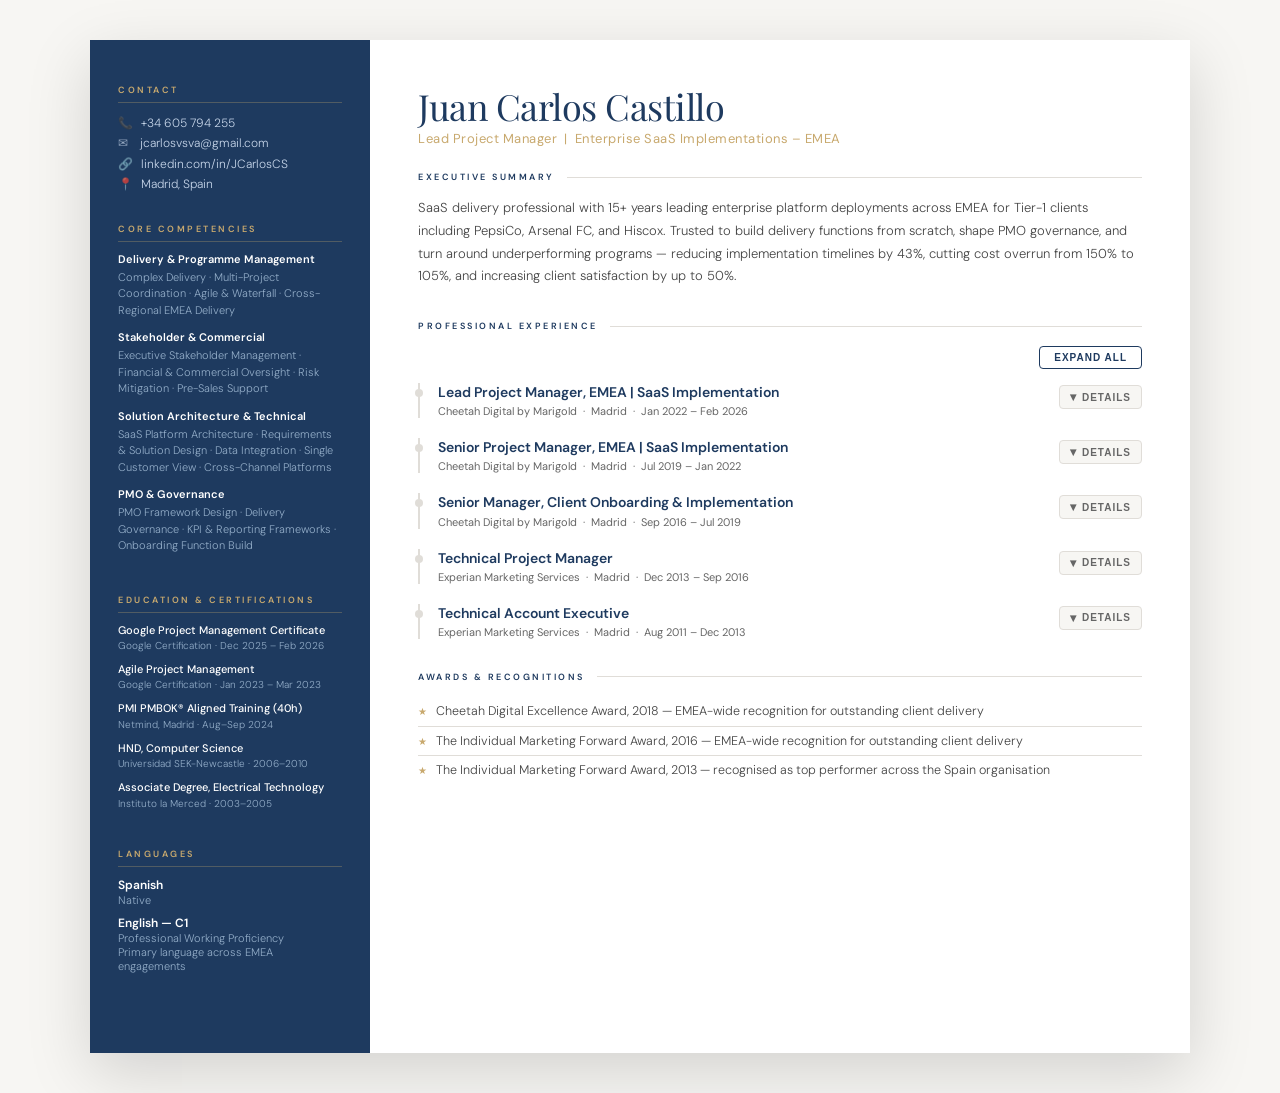
<file: cv_html/archived/full_cv.html>
<!DOCTYPE html>
<html lang="en">
<head>
<meta charset="UTF-8">
<meta name="viewport" content="width=device-width, initial-scale=1.0">
<title>Juan Carlos Castillo — CV</title>
<link href="https://fonts.googleapis.com/css2?family=Playfair+Display:wght@600&family=DM+Sans:wght@300;400;500;600&display=swap" rel="stylesheet">
<style>
  :root {
    --navy: #1e3a5f;
    --navy-light: #2c4a6e;
    --accent: #c8a96e;
    --text: #1a1a1a;
    --muted: #666;
    --light: #f7f6f3;
    --border: #e0ddd8;
    --sidebar-w: 280px;
  }

  * { margin: 0; padding: 0; box-sizing: border-box; }

  body {
    font-family: 'DM Sans', sans-serif;
    font-weight: 300;
    color: var(--text);
    background: var(--light);
    min-height: 100vh;
  }

  .cv-wrapper {
    max-width: 1100px;
    margin: 40px auto;
    display: flex;
    box-shadow: 0 20px 60px rgba(0,0,0,0.15);
    background: white;
  }

  /* ── SIDEBAR ── */
  .sidebar {
    width: var(--sidebar-w);
    min-width: var(--sidebar-w);
    background: var(--navy);
    color: white;
    padding: 44px 28px;
    display: flex;
    flex-direction: column;
    gap: 0;
  }

  .sb-section {
    margin-bottom: 28px;
  }

  .sb-label {
    font-size: 9px;
    font-weight: 600;
    letter-spacing: 2.5px;
    text-transform: uppercase;
    color: var(--accent);
    margin-bottom: 10px;
    padding-bottom: 6px;
    border-bottom: 1px solid rgba(200,169,110,0.3);
  }

  .sb-line {
    font-size: 12px;
    color: #c5d4e8;
    line-height: 1.7;
    display: flex;
    align-items: flex-start;
    gap: 8px;
  }

  .sb-line .icon { opacity: 0.7; min-width: 14px; }

  .comp-group { margin-bottom: 12px; }
  .comp-title { font-size: 11px; font-weight: 600; color: white; margin-bottom: 3px; }
  .comp-body { font-size: 11px; color: #93adc8; line-height: 1.5; }

  .cert-item { margin-bottom: 10px; }
  .cert-name { font-size: 11px; font-weight: 500; color: white; line-height: 1.4; }
  .cert-detail { font-size: 10px; color: #93adc8; margin-top: 1px; }

  .lang-item { margin-bottom: 8px; }
  .lang-name { font-size: 12px; font-weight: 600; color: white; }
  .lang-level { font-size: 11px; color: #93adc8; }

  /* ── MAIN ── */
  .main {
    flex: 1;
    padding: 48px 48px 48px 48px;
    overflow: hidden;
  }

  .cv-name {
    font-family: 'Playfair Display', serif;
    font-size: 36px;
    color: var(--navy);
    letter-spacing: -0.5px;
    line-height: 1;
    margin-bottom: 6px;
  }

  .cv-title {
    font-size: 13px;
    font-weight: 400;
    color: var(--accent);
    letter-spacing: 0.5px;
    margin-bottom: 24px;
  }

  .section {
    margin-bottom: 32px;
  }

  .section-header {
    font-size: 9px;
    font-weight: 600;
    letter-spacing: 2.5px;
    text-transform: uppercase;
    color: var(--navy);
    margin-bottom: 14px;
    display: flex;
    align-items: center;
    gap: 12px;
  }

  .section-header::after {
    content: '';
    flex: 1;
    height: 1px;
    background: var(--border);
  }

  .summary {
    font-size: 13px;
    line-height: 1.75;
    color: #444;
    font-weight: 300;
  }

  /* ── JOB ENTRIES ── */
  .job {
    border-left: 2px solid var(--border);
    padding-left: 18px;
    margin-bottom: 20px;
    position: relative;
    transition: border-color 0.2s;
  }

  .job::before {
    content: '';
    position: absolute;
    left: -5px;
    top: 6px;
    width: 8px;
    height: 8px;
    border-radius: 50%;
    background: var(--border);
    transition: background 0.2s;
  }

  .job.open {
    border-left-color: var(--accent);
  }

  .job.open::before {
    background: var(--accent);
  }

  .job-header {
    cursor: pointer;
    user-select: none;
    display: flex;
    justify-content: space-between;
    align-items: flex-start;
    gap: 12px;
  }

  .job-header:hover .job-title { color: var(--navy-light); }

  .job-title {
    font-size: 14px;
    font-weight: 600;
    color: var(--navy);
    transition: color 0.2s;
    line-height: 1.3;
  }

  .job-meta {
    font-size: 11px;
    color: var(--muted);
    margin-top: 3px;
    font-weight: 400;
  }

  .toggle-btn {
    display: flex;
    align-items: center;
    gap: 5px;
    font-size: 10px;
    font-weight: 600;
    letter-spacing: 1px;
    text-transform: uppercase;
    color: var(--muted);
    background: var(--light);
    border: 1px solid var(--border);
    border-radius: 4px;
    padding: 4px 10px;
    cursor: pointer;
    white-space: nowrap;
    transition: all 0.2s;
    min-width: 80px;
    justify-content: center;
    margin-top: 2px;
  }

  .toggle-btn:hover {
    background: var(--navy);
    color: white;
    border-color: var(--navy);
  }

  .toggle-icon {
    display: inline-block;
    transition: transform 0.25s;
    font-size: 12px;
  }

  .job.open .toggle-icon {
    transform: rotate(180deg);
  }

  .job-body {
    overflow: hidden;
    max-height: 0;
    opacity: 0;
    transition: max-height 0.35s ease, opacity 0.3s ease, margin 0.3s ease;
    margin-top: 0;
  }

  .job.open .job-body {
    max-height: 600px;
    opacity: 1;
    margin-top: 12px;
  }

  .job-desc {
    font-size: 12.5px;
    line-height: 1.65;
    color: #444;
    margin-bottom: 8px;
    font-weight: 300;
  }

  .job-clients {
    font-size: 12px;
    color: var(--navy-light);
    font-weight: 500;
    margin-bottom: 8px;
    line-height: 1.5;
  }

  .job-bullets {
    list-style: none;
    padding: 0;
  }

  .job-bullets li {
    font-size: 12px;
    line-height: 1.6;
    color: #444;
    padding: 3px 0 3px 16px;
    position: relative;
    font-weight: 300;
  }

  .job-bullets li::before {
    content: '▸';
    position: absolute;
    left: 0;
    color: var(--accent);
    font-size: 10px;
    top: 5px;
  }

  /* ── AWARDS ── */
  .award-list { list-style: none; }
  .award-list li {
    font-size: 12.5px;
    color: #444;
    padding: 5px 0 5px 18px;
    position: relative;
    line-height: 1.5;
    font-weight: 300;
    border-bottom: 1px solid var(--border);
  }
  .award-list li:last-child { border-bottom: none; }
  .award-list li::before {
    content: '★';
    position: absolute;
    left: 0;
    color: var(--accent);
    font-size: 10px;
    top: 7px;
  }

  /* ── EXPAND ALL ── */
  .expand-all-bar {
    display: flex;
    justify-content: flex-end;
    margin-bottom: 14px;
  }

  .expand-all-btn {
    font-size: 10px;
    font-weight: 600;
    letter-spacing: 1px;
    text-transform: uppercase;
    color: var(--navy);
    background: transparent;
    border: 1px solid var(--navy);
    border-radius: 4px;
    padding: 5px 14px;
    cursor: pointer;
    transition: all 0.2s;
  }

  .expand-all-btn:hover {
    background: var(--navy);
    color: white;
  }

  @media (max-width: 700px) {
    .cv-wrapper { flex-direction: column; margin: 0; }
    .sidebar { width: 100%; }
    .main { padding: 32px 24px; }
  }
</style>
</head>
<body>

<div class="cv-wrapper">

  <!-- SIDEBAR -->
  <div class="sidebar">

    <div class="sb-section">
      <div class="sb-label">Contact</div>
      <div class="sb-line"><span class="icon">📞</span> +34 605 794 255</div>
      <div class="sb-line"><span class="icon">✉</span> jcarlosvsva@gmail.com</div>
      <div class="sb-line"><span class="icon">🔗</span> linkedin.com/in/JCarlosCS</div>
      <div class="sb-line"><span class="icon">📍</span> Madrid, Spain</div>
    </div>

    <div class="sb-section">
      <div class="sb-label">Core Competencies</div>
      <div class="comp-group">
        <div class="comp-title">Delivery & Programme Management</div>
        <div class="comp-body">Complex Delivery · Multi-Project Coordination · Agile & Waterfall · Cross-Regional EMEA Delivery</div>
      </div>
      <div class="comp-group">
        <div class="comp-title">Stakeholder & Commercial</div>
        <div class="comp-body">Executive Stakeholder Management · Financial & Commercial Oversight · Risk Mitigation · Pre-Sales Support</div>
      </div>
      <div class="comp-group">
        <div class="comp-title">Solution Architecture & Technical</div>
        <div class="comp-body">SaaS Platform Architecture · Requirements & Solution Design · Data Integration · Single Customer View · Cross-Channel Platforms</div>
      </div>
      <div class="comp-group">
        <div class="comp-title">PMO & Governance</div>
        <div class="comp-body">PMO Framework Design · Delivery Governance · KPI & Reporting Frameworks · Onboarding Function Build</div>
      </div>
    </div>

    <div class="sb-section">
      <div class="sb-label">Education & Certifications</div>
      <div class="cert-item">
        <div class="cert-name">Google Project Management Certificate</div>
        <div class="cert-detail">Google Certification · Dec 2025 – Feb 2026</div>
      </div>
      <div class="cert-item">
        <div class="cert-name">Agile Project Management</div>
        <div class="cert-detail">Google Certification · Jan 2023 – Mar 2023</div>
      </div>
      <div class="cert-item">
        <div class="cert-name">PMI PMBOK® Aligned Training (40h)</div>
        <div class="cert-detail">Netmind, Madrid · Aug–Sep 2024</div>
      </div>
      <div class="cert-item">
        <div class="cert-name">HND, Computer Science</div>
        <div class="cert-detail">Universidad SEK-Newcastle · 2006–2010</div>
      </div>
      <div class="cert-item">
        <div class="cert-name">Associate Degree, Electrical Technology</div>
        <div class="cert-detail">Instituto la Merced · 2003–2005</div>
      </div>
    </div>

    <div class="sb-section">
      <div class="sb-label">Languages</div>
      <div class="lang-item">
        <div class="lang-name">Spanish</div>
        <div class="lang-level">Native</div>
      </div>
      <div class="lang-item">
        <div class="lang-name">English — C1</div>
        <div class="lang-level">Professional Working Proficiency<br>Primary language across EMEA engagements</div>
      </div>
    </div>

  </div>

  <!-- MAIN -->
  <div class="main">

    <div class="cv-name">Juan Carlos Castillo</div>
    <div class="cv-title">Lead Project Manager &nbsp;|&nbsp; Enterprise SaaS Implementations – EMEA</div>

    <div class="section">
      <div class="section-header">Executive Summary</div>
      <p class="summary">SaaS delivery professional with 15+ years leading enterprise platform deployments across EMEA for Tier-1 clients including PepsiCo, Arsenal FC, and Hiscox. Trusted to build delivery functions from scratch, shape PMO governance, and turn around underperforming programs — reducing implementation timelines by 43%, cutting cost overrun from 150% to 105%, and increasing client satisfaction by up to 50%.</p>
    </div>

    <div class="section">
      <div class="section-header">Professional Experience</div>

      <div class="expand-all-bar">
        <button class="expand-all-btn" onclick="toggleAll()">Expand All</button>
      </div>

      <!-- JOB 1 -->
      <div class="job" id="job1">
        <div class="job-header" onclick="toggleJob('job1')">
          <div>
            <div class="job-title">Lead Project Manager, EMEA | SaaS Implementation</div>
            <div class="job-meta">Cheetah Digital by Marigold &nbsp;·&nbsp; Madrid &nbsp;·&nbsp; Jan 2022 – Feb 2026</div>
          </div>
          <button class="toggle-btn" onclick="event.stopPropagation(); toggleJob('job1')">
            <span class="toggle-icon">▾</span> Details
          </button>
        </div>
        <div class="job-body">
          <p class="job-desc">Promoted to Lead PM within the EMEA Delivery organisation, owning high-risk enterprise SaaS implementations and shaping the Global PMO through standardised governance frameworks and delivery procedures.</p>
          <p class="job-clients">Program Manager for: PepsiCo, Smartbox Trade, Hiscox, Arsenal FC, Aviva Ireland, The White Company, Reach PLC, and Kraft Heinz</p>
          <ul class="job-bullets">
            <li>Improved client satisfaction by 35% (PepsiCo) and 50% (Smartbox Trade) through delivery stabilisation</li>
            <li>Reduced cost overrun by 40% and FoC timeline by 75% through process optimisation</li>
            <li>Defined PMO governance standards adopted globally; managed risk, scope, and financials across concurrent programs</li>
            <li>Mentored PMs and led continuous improvement initiatives across EMEA</li>
          </ul>
        </div>
      </div>

      <!-- JOB 2 -->
      <div class="job" id="job2">
        <div class="job-header" onclick="toggleJob('job2')">
          <div>
            <div class="job-title">Senior Project Manager, EMEA | SaaS Implementation</div>
            <div class="job-meta">Cheetah Digital by Marigold &nbsp;·&nbsp; Madrid &nbsp;·&nbsp; Jul 2019 – Jan 2022</div>
          </div>
          <button class="toggle-btn" onclick="event.stopPropagation(); toggleJob('job2')">
            <span class="toggle-icon">▾</span> Details
          </button>
        </div>
        <div class="job-body">
          <p class="job-desc">Promoted to a regional delivery role leading end-to-end enterprise SaaS implementations across EMEA, serving as primary client-facing authority and coordinating cross-functional teams across technical, product, and client stakeholders.</p>
          <p class="job-clients">Delivered for: Tiger Brands (South Africa), Trade Inn, Riu Hotels, MetLife Spain & Portugal, Idealista, Leroy Merlin, and Thomas Sanderson</p>
          <ul class="job-bullets">
            <li>Managed full project lifecycle from discovery and solution design through deployment and post go-live stabilisation</li>
            <li>Owned client relationships, risk, scope, and timelines across multiple time zones and business units</li>
            <li>Facilitated requirements workshops translating business needs into platform configuration and delivery plans</li>
            <li>Partnered with Solution Architects, Technical, and Customer Success teams to drive adoption and operational readiness</li>
            <li>Reported project status, financial health, and risk to senior leadership and client sponsors</li>
          </ul>
        </div>
      </div>

      <!-- JOB 3 -->
      <div class="job" id="job3">
        <div class="job-header" onclick="toggleJob('job3')">
          <div>
            <div class="job-title">Senior Manager, Client Onboarding & Implementation</div>
            <div class="job-meta">Cheetah Digital by Marigold &nbsp;·&nbsp; Madrid &nbsp;·&nbsp; Sep 2016 – Jul 2019</div>
          </div>
          <button class="toggle-btn" onclick="event.stopPropagation(); toggleJob('job3')">
            <span class="toggle-icon">▾</span> Details
          </button>
        </div>
        <div class="job-body">
          <p class="job-desc">Built the entire client onboarding function in Spain from scratch, leading a team of Solution and Technical Architects and establishing the processes, KPIs, and templates that defined a scalable implementation practice.</p>
          <p class="job-clients">Delivered for: Prensa Ibérica, Riu Hotels, Real Madrid, and Emailing Networks</p>
          <ul class="job-bullets">
            <li>Reduced implementation cost overrun from 150% to 105% and average delivery time from 7 to 4 months</li>
            <li>Designed end-to-end onboarding workflows, reporting frameworks, and performance KPIs adopted across the team</li>
            <li>Directed and mentored Solution and Technical Architects, aligning client requirements with platform capabilities</li>
          </ul>
        </div>
      </div>

      <!-- JOB 4 -->
      <div class="job" id="job4">
        <div class="job-header" onclick="toggleJob('job4')">
          <div>
            <div class="job-title">Technical Project Manager</div>
            <div class="job-meta">Experian Marketing Services &nbsp;·&nbsp; Madrid &nbsp;·&nbsp; Dec 2013 – Sep 2016</div>
          </div>
          <button class="toggle-btn" onclick="event.stopPropagation(); toggleJob('job4')">
            <span class="toggle-icon">▾</span> Details
          </button>
        </div>
        <div class="job-body">
          <p class="job-desc">Led SaaS Cross-Channel Marketing Platform and Data Integration implementations, coordinating Data Engineers, Solution Architects, and Technical Architects across all workstreams.</p>
          <p class="job-clients">Delivered for: Unidad Editorial, Leroy Merlin, Idealista, AON, Cortefiel, and Grupo Inditex</p>
          <ul class="job-bullets">
            <li>Managed Single Customer View builds, data cleaning, enrichment, budgets, and delivery timelines</li>
            <li>Reduced operational task execution time by 25% and automated reporting, cutting generation time by 50%</li>
            <li>Supported pre-sales with technical expertise for new opportunities</li>
          </ul>
        </div>
      </div>

      <!-- JOB 5 -->
      <div class="job" id="job5">
        <div class="job-header" onclick="toggleJob('job5')">
          <div>
            <div class="job-title">Technical Account Executive</div>
            <div class="job-meta">Experian Marketing Services &nbsp;·&nbsp; Madrid &nbsp;·&nbsp; Aug 2011 – Dec 2013</div>
          </div>
          <button class="toggle-btn" onclick="event.stopPropagation(); toggleJob('job5')">
            <span class="toggle-icon">▾</span> Details
          </button>
        </div>
        <div class="job-body">
          <p class="job-desc">Managed 50+ client accounts across finance, retail, and telco — designing, implementing, and optimising Email Marketing and Cross-Channel campaigns with measurable business impact.</p>
          <ul class="job-bullets">
            <li>Developed tailored strategies, delivered client workshops, and optimised HTML templates ensuring best practice compliance</li>
            <li>Supported pre-sales for Vodafone, Banco Santander, Decathlon, and Estée Lauder</li>
          </ul>
        </div>
      </div>

    </div>

    <div class="section">
      <div class="section-header">Awards & Recognitions</div>
      <ul class="award-list">
        <li>Cheetah Digital Excellence Award, 2018 — EMEA-wide recognition for outstanding client delivery</li>
        <li>The Individual Marketing Forward Award, 2016 — EMEA-wide recognition for outstanding client delivery</li>
        <li>The Individual Marketing Forward Award, 2013 — recognised as top performer across the Spain organisation</li>
      </ul>
    </div>

  </div>
</div>

<script>
  function toggleJob(id) {
    const job = document.getElementById(id);
    job.classList.toggle('open');
    const btn = job.querySelector('.toggle-btn');
    btn.innerHTML = job.classList.contains('open')
      ? '<span class="toggle-icon" style="transform:rotate(180deg)">▾</span> Hide'
      : '<span class="toggle-icon">▾</span> Details';
  }

  let allOpen = false;
  function toggleAll() {
    const jobs = document.querySelectorAll('.job');
    const btn = document.querySelector('.expand-all-btn');
    allOpen = !allOpen;
    jobs.forEach(job => {
      const id = job.id;
      if (allOpen) {
        job.classList.add('open');
        job.querySelector('.toggle-btn').innerHTML = '<span class="toggle-icon" style="transform:rotate(180deg)">▾</span> Hide';
      } else {
        job.classList.remove('open');
        job.querySelector('.toggle-btn').innerHTML = '<span class="toggle-icon">▾</span> Details';
      }
    });
    btn.textContent = allOpen ? 'Collapse All' : 'Expand All';
  }
</script>

</body>
</html>
</file>
